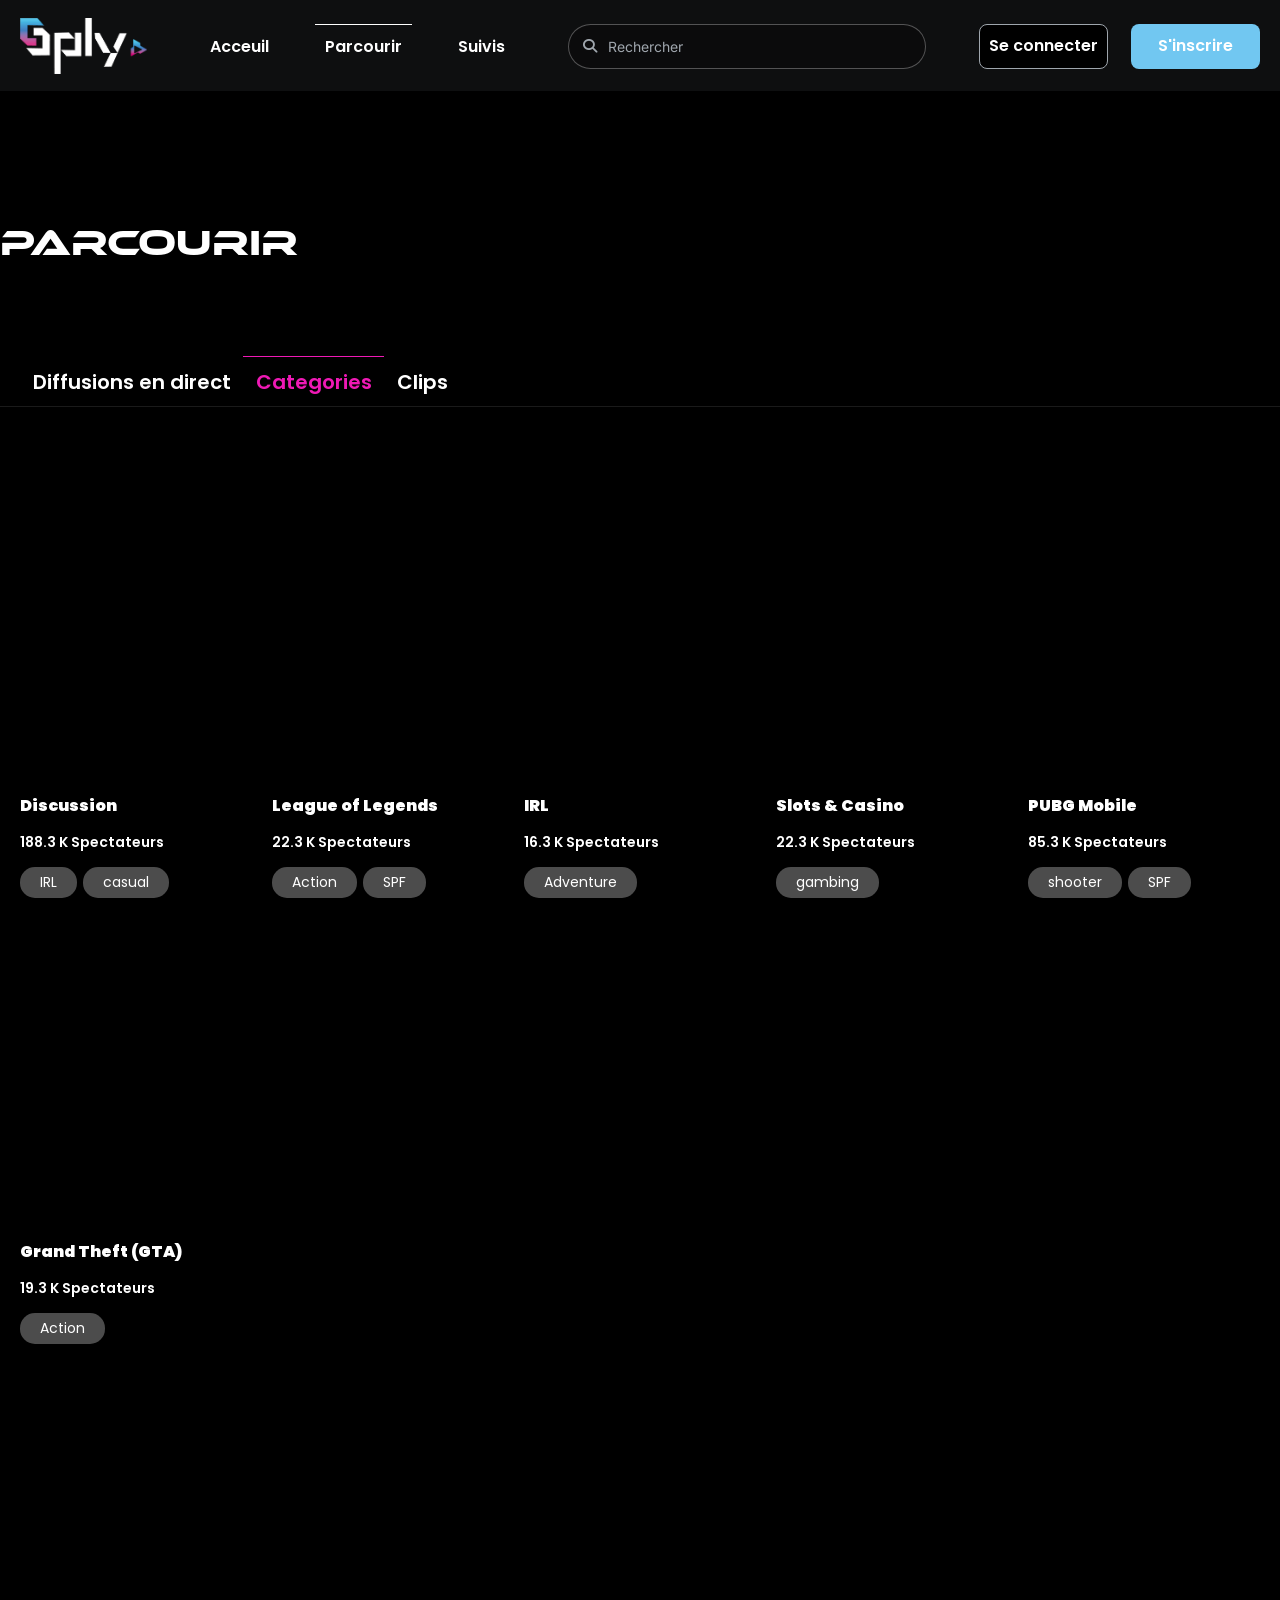
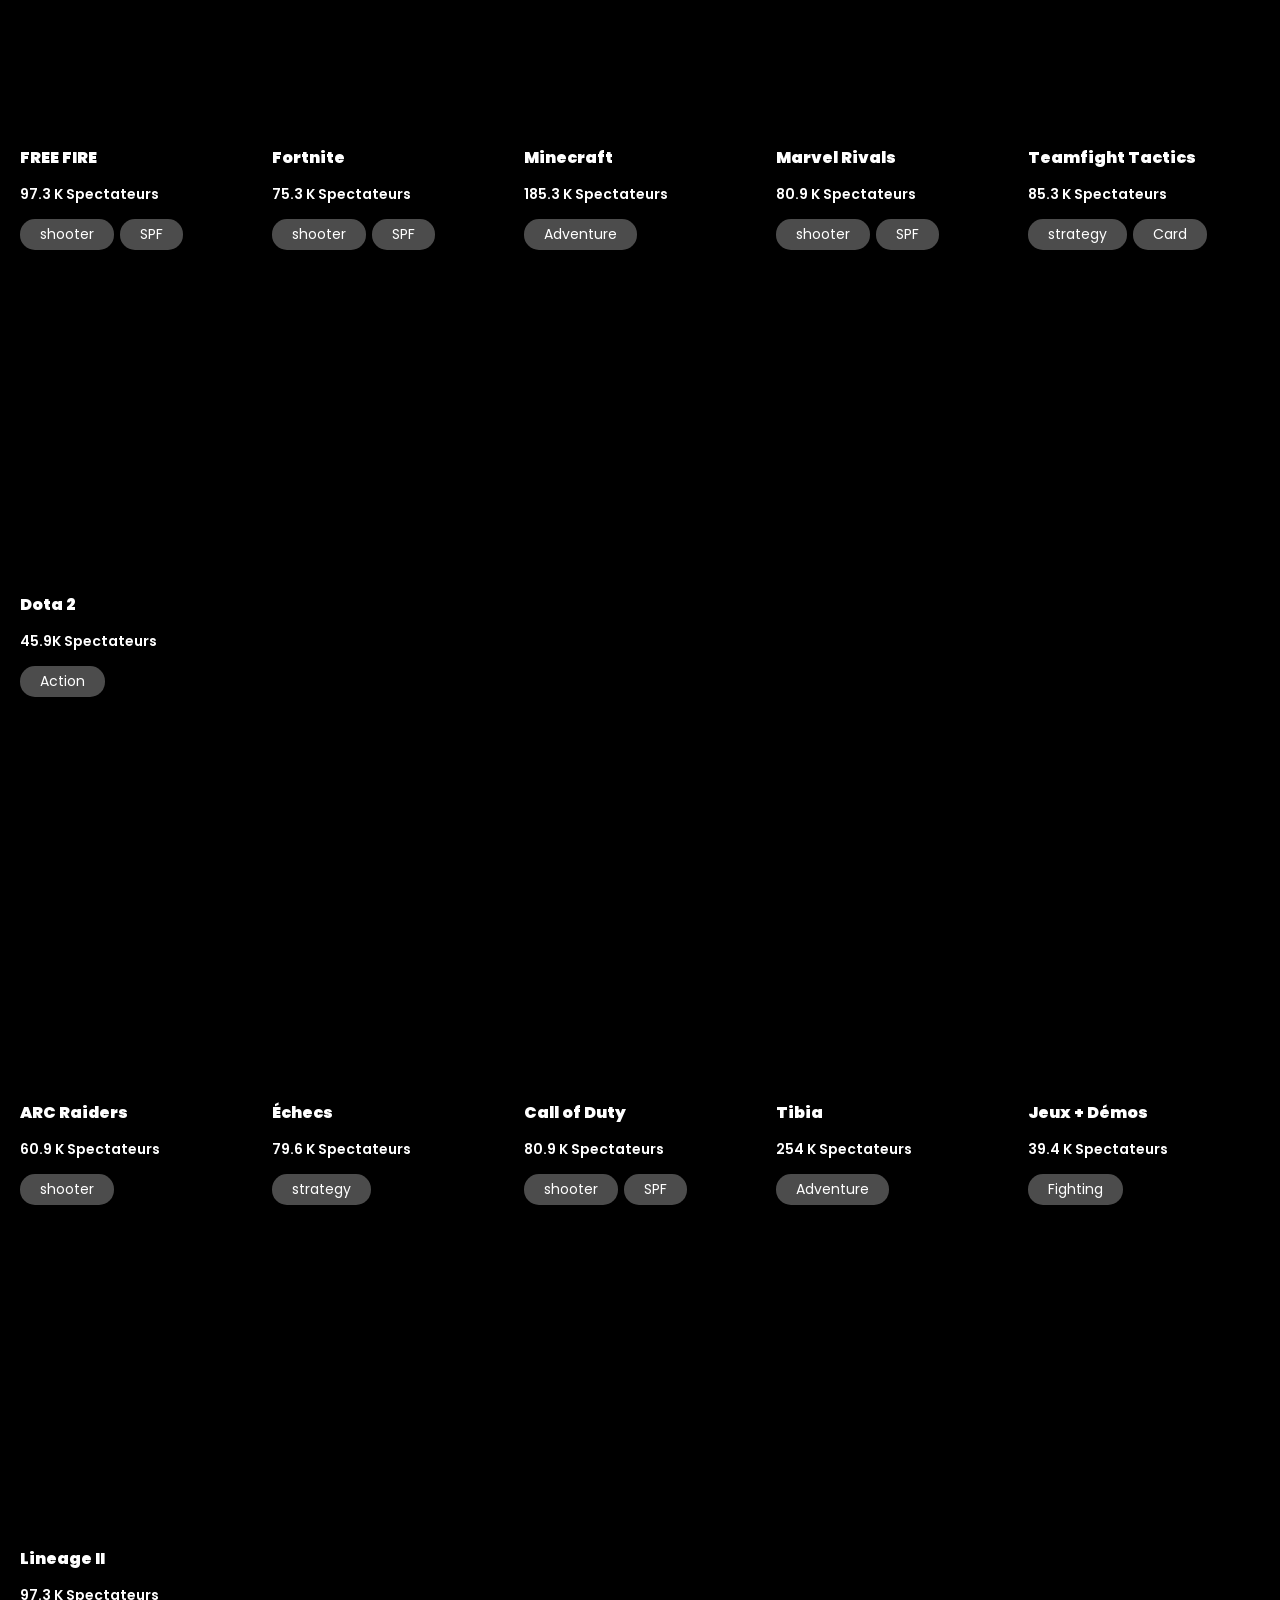
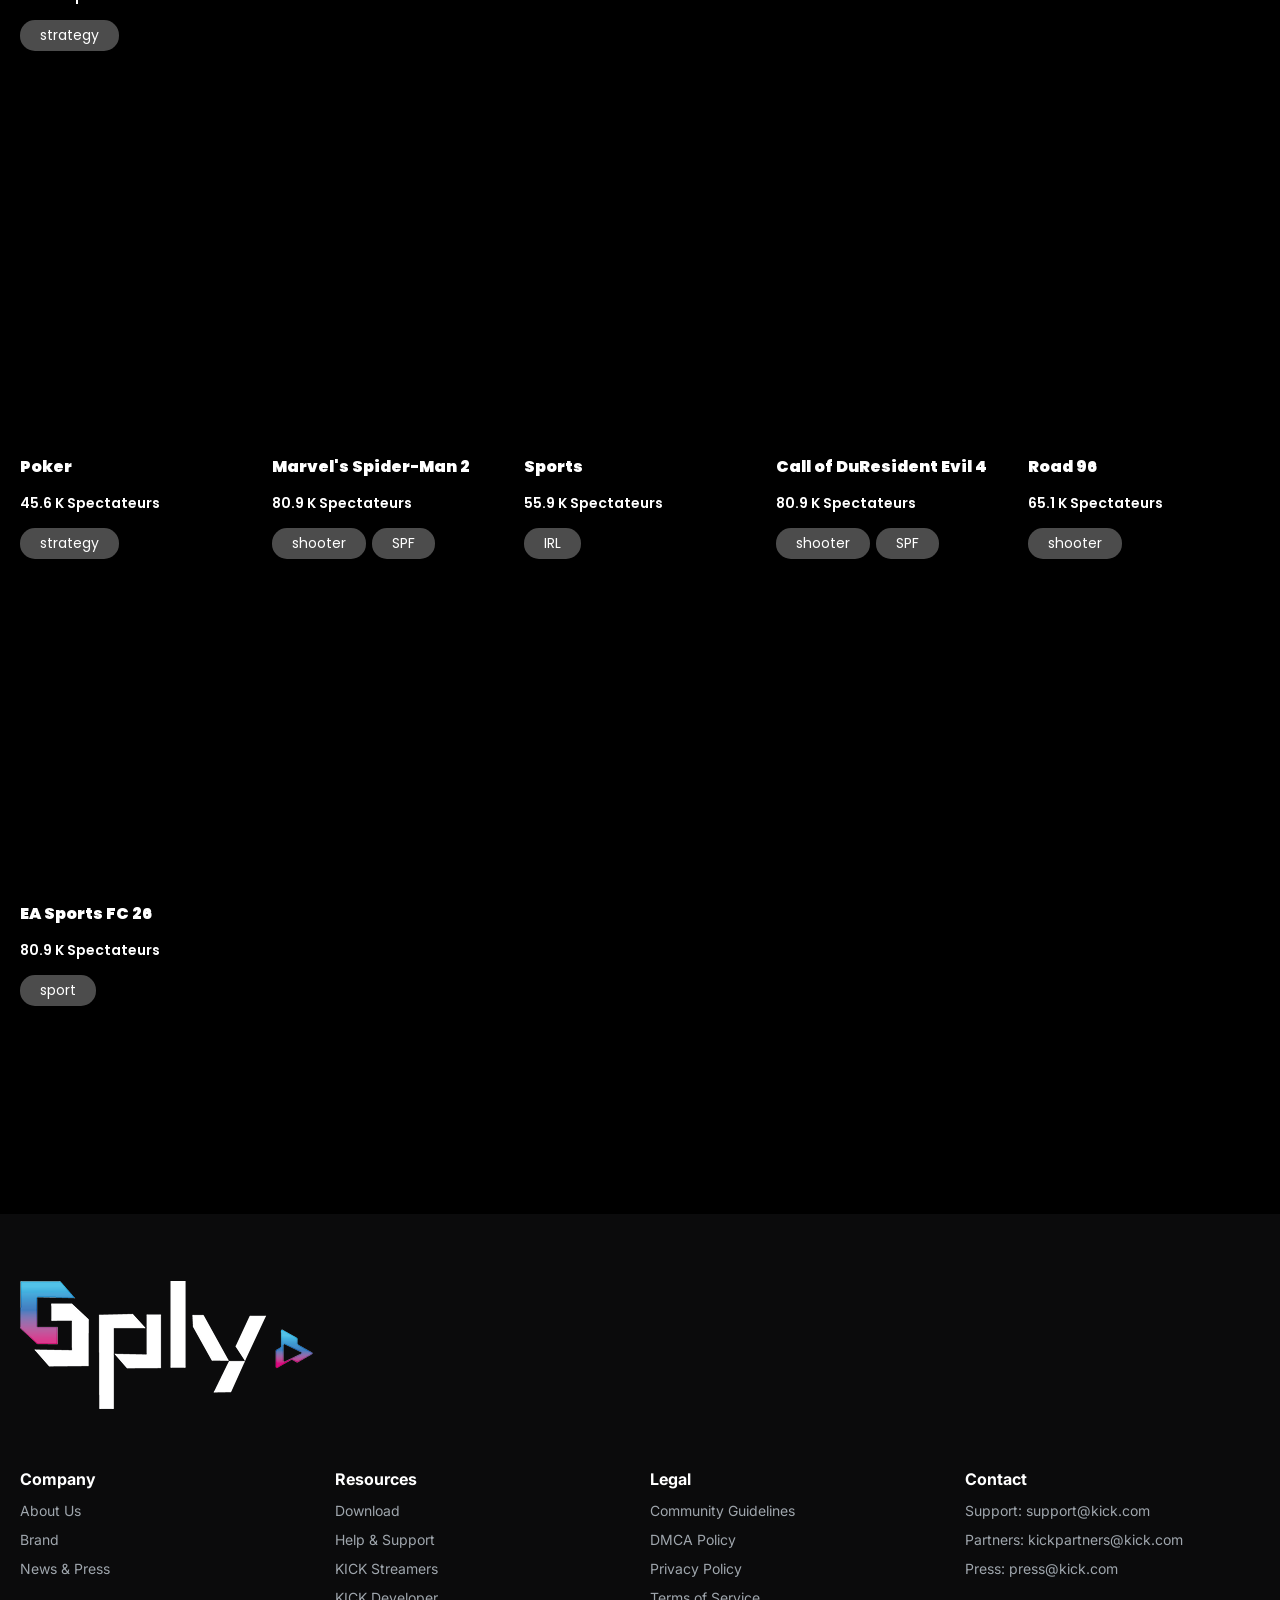
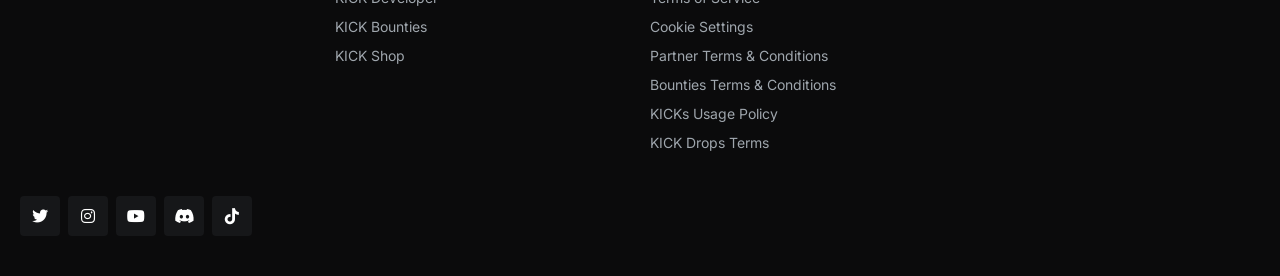
<file: categorie.html>
<!DOCTYPE html>
<html lang="fr">
<head>
  <meta charset="UTF-8">
  <meta name="viewport" content="width=device-width, initial-scale=1.0">
  <title>SPLY - Catégories</title>
  <link rel="preconnect" href="https://fonts.googleapis.com">
  <link rel="preconnect" href="https://fonts.gstatic.com" crossorigin>
  <link href="https://fonts.googleapis.com/css2?family=Poppins:wght@400;600;800;900&display=swap" rel="stylesheet">
  <link href="https://fonts.googleapis.com/css2?family=Inter:wght@400;600;700&display=swap" rel="stylesheet">
  <link rel="stylesheet" href="https://cdnjs.cloudflare.com/ajax/libs/font-awesome/6.5.1/css/all.min.css">
  <link rel="stylesheet" href="assets/style.css">
  <style>
    .footer {
      width: 100%;
      background: var(--bg-secondary);
      background-size: cover;
      background-repeat: no-repeat;
      overflow: visible auto;
      padding-bottom: 40px;
    }
    .footer-inner {
      max-width: var(--content-width);
      margin: 0 auto;
      padding: 0 20px;
      width: 100%;
    }
    .footer-logo {
      width: 293px;
      height: 128px;
      margin: 67px 0 58px 0;
    }
    .footer-columns {
      display: flex;
      gap: 20px;
      align-items: flex-start;
    }
    .footer-col {
      flex: 1;
      display: flex;
      flex-direction: column;
      gap: 4px;
      align-items: flex-start;
    }
    .footer-col-title {
      font-family: var(--font-inter);
      font-size: 16px;
      font-weight: 700;
      line-height: 24px;
      color: var(--text-primary);
      margin-bottom: 4px;
    }
    .footer .footer-link {
      padding: 2.5px 0;
    }
    .footer-social {
      display: flex;
      gap: 8px;
      flex-wrap: wrap;
      margin-top: 40px;
    }
    .footer-social-icon {
      width: 40px;
      height: 40px;
      display: flex;
      align-items: center;
      justify-content: center;
      background: rgba(66, 71, 77, 0.2);
      border-radius: 4px;
    }
    .footer-social-icon i {
      font-size: 16px;
      color: #fff;
    }
    .stream-grid-mt {
      margin-top: 33px;
    }
    .section-title-mt {
      margin-top: 135px;
    }
    .row-gap-80 {
      margin-top: 80px;
    }
    .row-gap-82 {
      margin-top: 82px;
    }
    .footer-mt {
      margin-top: 208px;
    }
  </style>
</head>
<body>
  <div class="container">
    <nav class="nav">
      <a href="index.html" class="nav-logo">
        <img src="assets/images/logo.png" alt="SPLY">
      </a>
      <div class="nav-links">
        <a href="index.html" class="nav-link">Acceuil</a>
        <a href="parcourir.html" class="nav-link active">Parcourir</a>
        <a href="suivis.html" class="nav-link">Suivis</a>
      </div>
      <div class="nav-search">
        <div class="nav-search-icon"><i class="fas fa-search"></i></div>
        <input type="text" placeholder="Rechercher">
      </div>
      <div class="nav-actions">
        <button id="hamburger-btn" class="mobile-hamburger">&#9776;</button>
        <a href="login.html" class="btn btn-outline">Se connecter</a>
        <a href="sign-up.html" class="btn btn-primary">S'inscrire</a>
      </div>
    </nav>

    <h1 class="section-title-lg section-title-mt">Parcourir</h1>

    <div class="sub-nav">
      <button class="sub-nav-item">Diffusions en direct</button>
      <button class="sub-nav-item active">Categories</button>
      <button class="sub-nav-item">Clips</button>
    </div>

    <div class="separator" style="border-bottom:1px solid rgba(255,255,255,0.1);height:2px;margin-top:-1px"></div>

    <div class="stream-grid stream-grid-mt">
      <div class="stream-card">
        <div class="stream-thumb" style="background-image:url(https://static.codia.ai/image/2026-06-16/Tbo8WbqeD8.png)"></div>
        <div class="stream-info">
          <div class="stream-title">Discussion</div>
          <div class="stream-viewers">188.3 K Spectateurs</div>
          <div class="stream-tags">
            <span class="stream-tag">IRL</span>
            <span class="stream-tag">casual</span>
          </div>
        </div>
      </div>
      <div class="stream-card">
        <div class="stream-thumb" style="background-image:url(https://static.codia.ai/image/2026-06-16/5fQv89vbnw.png)"></div>
        <div class="stream-info">
          <div class="stream-title">League of Legends</div>
          <div class="stream-viewers">22.3 K Spectateurs</div>
          <div class="stream-tags">
            <span class="stream-tag">Action</span>
            <span class="stream-tag">SPF</span>
          </div>
        </div>
      </div>
      <div class="stream-card">
        <div class="stream-thumb" style="background-image:url(https://static.codia.ai/image/2026-06-16/R8jhaOcGmV.png)"></div>
        <div class="stream-info">
          <div class="stream-title">IRL</div>
          <div class="stream-viewers">16.3 K Spectateurs</div>
          <div class="stream-tags">
            <span class="stream-tag">Adventure</span>
          </div>
        </div>
      </div>
      <div class="stream-card">
        <div class="stream-thumb" style="background-image:url(https://static.codia.ai/image/2026-06-16/pXTSOAR2FF.png)"></div>
        <div class="stream-info">
          <div class="stream-title">Slots & Casino</div>
          <div class="stream-viewers">22.3 K Spectateurs</div>
          <div class="stream-tags">
            <span class="stream-tag">gambing</span>
          </div>
        </div>
      </div>
      <div class="stream-card">
        <div class="stream-thumb" style="background-image:url(https://static.codia.ai/image/2026-06-16/FAirXnNyxu.png)"></div>
        <div class="stream-info">
          <div class="stream-title">PUBG Mobile</div>
          <div class="stream-viewers">85.3 K Spectateurs</div>
          <div class="stream-tags">
            <span class="stream-tag">shooter</span>
            <span class="stream-tag">SPF</span>
          </div>
        </div>
      </div>
      <div class="stream-card">
        <div class="stream-thumb" style="background-image:url(https://static.codia.ai/image/2026-06-16/Tzg7OhA9fE.png)"></div>
        <div class="stream-info">
          <div class="stream-title">Grand Theft (GTA)</div>
          <div class="stream-viewers">19.3 K Spectateurs</div>
          <div class="stream-tags">
            <span class="stream-tag">Action</span>
          </div>
        </div>
      </div>
    </div>

    <div class="stream-grid row-gap-80">
      <div class="stream-card">
        <div class="stream-thumb" style="background-image:url(https://static.codia.ai/image/2026-06-16/fNBLfF6vf6.png)"></div>
        <div class="stream-info">
          <div class="stream-title">FREE FIRE</div>
          <div class="stream-viewers">97.3 K Spectateurs</div>
          <div class="stream-tags">
            <span class="stream-tag">shooter</span>
            <span class="stream-tag">SPF</span>
          </div>
        </div>
      </div>
      <div class="stream-card">
        <div class="stream-thumb" style="background-image:url(https://static.codia.ai/image/2026-06-16/KWWYxOzNvX.png)"></div>
        <div class="stream-info">
          <div class="stream-title">Fortnite</div>
          <div class="stream-viewers">75.3 K Spectateurs</div>
          <div class="stream-tags">
            <span class="stream-tag">shooter</span>
            <span class="stream-tag">SPF</span>
          </div>
        </div>
      </div>
      <div class="stream-card">
        <div class="stream-thumb" style="background-image:url(https://static.codia.ai/image/2026-06-16/Lw78zEs35p.png)"></div>
        <div class="stream-info">
          <div class="stream-title">Minecraft</div>
          <div class="stream-viewers">185.3 K Spectateurs</div>
          <div class="stream-tags">
            <span class="stream-tag">Adventure</span>
          </div>
        </div>
      </div>
      <div class="stream-card">
        <div class="stream-thumb" style="background-image:url(https://static.codia.ai/image/2026-06-16/1Fp9CbFf6L.png)"></div>
        <div class="stream-info">
          <div class="stream-title">Marvel Rivals</div>
          <div class="stream-viewers">80.9 K Spectateurs</div>
          <div class="stream-tags">
            <span class="stream-tag">shooter</span>
            <span class="stream-tag">SPF</span>
          </div>
        </div>
      </div>
      <div class="stream-card">
        <div class="stream-thumb" style="background-image:url(https://static.codia.ai/image/2026-06-16/0QUOyQarae.png)"></div>
        <div class="stream-info">
          <div class="stream-title">Teamfight Tactics</div>
          <div class="stream-viewers">85.3 K Spectateurs</div>
          <div class="stream-tags">
            <span class="stream-tag">strategy</span>
            <span class="stream-tag">Card</span>
          </div>
        </div>
      </div>
      <div class="stream-card">
        <div class="stream-thumb" style="background-image:url(https://static.codia.ai/image/2026-06-16/LY43pcWGuC.png)"></div>
        <div class="stream-info">
          <div class="stream-title">Dota 2</div>
          <div class="stream-viewers">45.9K Spectateurs</div>
          <div class="stream-tags">
            <span class="stream-tag">Action</span>
          </div>
        </div>
      </div>
    </div>

    <div class="stream-grid row-gap-82">
      <div class="stream-card">
        <div class="stream-thumb" style="background-image:url(https://static.codia.ai/image/2026-06-16/t1gAvhzLi6.png)"></div>
        <div class="stream-info">
          <div class="stream-title">ARC Raiders</div>
          <div class="stream-viewers">60.9 K Spectateurs</div>
          <div class="stream-tags">
            <span class="stream-tag">shooter</span>
          </div>
        </div>
      </div>
      <div class="stream-card">
        <div class="stream-thumb" style="background-image:url(https://static.codia.ai/image/2026-06-16/6N1AuaYtgh.png)"></div>
        <div class="stream-info">
          <div class="stream-title">Échecs</div>
          <div class="stream-viewers">79.6 K Spectateurs</div>
          <div class="stream-tags">
            <span class="stream-tag">strategy</span>
          </div>
        </div>
      </div>
      <div class="stream-card">
        <div class="stream-thumb" style="background-image:url(https://static.codia.ai/image/2026-06-16/O5VrUKMdF0.png)"></div>
        <div class="stream-info">
          <div class="stream-title">Call of Duty</div>
          <div class="stream-viewers">80.9 K Spectateurs</div>
          <div class="stream-tags">
            <span class="stream-tag">shooter</span>
            <span class="stream-tag">SPF</span>
          </div>
        </div>
      </div>
      <div class="stream-card">
        <div class="stream-thumb" style="background-image:url(https://static.codia.ai/image/2026-06-16/JmUK8EpMvy.png)"></div>
        <div class="stream-info">
          <div class="stream-title">Tibia</div>
          <div class="stream-viewers">254 K Spectateurs</div>
          <div class="stream-tags">
            <span class="stream-tag">Adventure</span>
          </div>
        </div>
      </div>
      <div class="stream-card">
        <div class="stream-thumb" style="background-image:url(https://static.codia.ai/image/2026-06-16/nLjZVwizNS.png)"></div>
        <div class="stream-info">
          <div class="stream-title">Jeux + Démos</div>
          <div class="stream-viewers">39.4 K Spectateurs</div>
          <div class="stream-tags">
            <span class="stream-tag">Fighting</span>
          </div>
        </div>
      </div>
      <div class="stream-card">
        <div class="stream-thumb" style="background-image:url(https://static.codia.ai/image/2026-06-16/k2iitNC0p2.png)"></div>
        <div class="stream-info">
          <div class="stream-title">Lineage II</div>
          <div class="stream-viewers">97.3 K Spectateurs</div>
          <div class="stream-tags">
            <span class="stream-tag">strategy</span>
          </div>
        </div>
      </div>
    </div>

    <div class="stream-grid row-gap-82">
      <div class="stream-card">
        <div class="stream-thumb" style="background-image:url(https://static.codia.ai/image/2026-06-16/yFjajU8HuG.png)"></div>
        <div class="stream-info">
          <div class="stream-title">Poker</div>
          <div class="stream-viewers">45.6 K Spectateurs</div>
          <div class="stream-tags">
            <span class="stream-tag">strategy</span>
          </div>
        </div>
      </div>
      <div class="stream-card">
        <div class="stream-thumb" style="background-image:url(https://static.codia.ai/image/2026-06-16/uOmVGudeHj.png)"></div>
        <div class="stream-info">
          <div class="stream-title">Marvel's Spider-Man 2</div>
          <div class="stream-viewers">80.9 K Spectateurs</div>
          <div class="stream-tags">
            <span class="stream-tag">shooter</span>
            <span class="stream-tag">SPF</span>
          </div>
        </div>
      </div>
      <div class="stream-card">
        <div class="stream-thumb" style="background-image:url(https://static.codia.ai/image/2026-06-16/Mbgi5NQ22n.png)"></div>
        <div class="stream-info">
          <div class="stream-title">Sports</div>
          <div class="stream-viewers">55.9 K Spectateurs</div>
          <div class="stream-tags">
            <span class="stream-tag">IRL</span>
          </div>
        </div>
      </div>
      <div class="stream-card">
        <div class="stream-thumb" style="background-image:url(https://static.codia.ai/image/2026-06-16/sw49tjAFYD.png)"></div>
        <div class="stream-info">
          <div class="stream-title">Call of DuResident Evil 4</div>
          <div class="stream-viewers">80.9 K Spectateurs</div>
          <div class="stream-tags">
            <span class="stream-tag">shooter</span>
            <span class="stream-tag">SPF</span>
          </div>
        </div>
      </div>
      <div class="stream-card">
        <div class="stream-thumb" style="background-image:url(https://static.codia.ai/image/2026-06-16/PVMkcRGTD5.png)"></div>
        <div class="stream-info">
          <div class="stream-title">Road 96</div>
          <div class="stream-viewers">65.1 K Spectateurs</div>
          <div class="stream-tags">
            <span class="stream-tag">shooter</span>
          </div>
        </div>
      </div>
      <div class="stream-card">
        <div class="stream-thumb" style="background-image:url(https://static.codia.ai/image/2026-06-16/3VSjYDKn0J.png)"></div>
        <div class="stream-info">
          <div class="stream-title">EA Sports FC 26</div>
          <div class="stream-viewers">80.9 K Spectateurs</div>
          <div class="stream-tags">
            <span class="stream-tag">sport</span>
          </div>
        </div>
      </div>
    </div>

    <div class="footer footer-mt">
      <div class="footer-inner">
        <div class="footer-logo"><img src="assets/images/logo.png" alt="SPLY" style="width:293px;height:128px;object-fit:contain"></div>
        <div class="footer-columns">
          <div class="footer-col">
            <div class="footer-col-title">Company</div>
            <span class="footer-link">About Us</span>
            <span class="footer-link">Brand</span>
            <span class="footer-link">News & Press</span>
          </div>
          <div class="footer-col">
            <div class="footer-col-title">Resources</div>
            <span class="footer-link">Download</span>
            <span class="footer-link">Help & Support</span>
            <span class="footer-link">KICK Streamers</span>
            <span class="footer-link">KICK Developer</span>
            <span class="footer-link">KICK Bounties</span>
            <span class="footer-link">KICK Shop</span>
          </div>
          <div class="footer-col">
            <div class="footer-col-title">Legal</div>
            <span class="footer-link">Community Guidelines</span>
            <span class="footer-link">DMCA Policy</span>
            <span class="footer-link">Privacy Policy</span>
            <span class="footer-link">Terms of Service</span>
            <span class="footer-link">Cookie Settings</span>
            <span class="footer-link">Partner Terms & Conditions</span>
            <span class="footer-link">Bounties Terms & Conditions</span>
            <span class="footer-link">KICKs Usage Policy</span>
            <span class="footer-link">KICK Drops Terms</span>
          </div>
          <div class="footer-col">
            <div class="footer-col-title">Contact</div>
            <span class="footer-link">Support: support@kick.com</span>
            <span class="footer-link">Partners: kickpartners@kick.com</span>
            <span class="footer-link">Press: press@kick.com</span>
          </div>
        </div>
        <div class="footer-social">
          <div class="footer-social-icon">
            <i class="fab fa-twitter"></i>
          </div>
          <div class="footer-social-icon">
            <i class="fab fa-instagram"></i>
          </div>
          <div class="footer-social-icon">
            <i class="fab fa-youtube"></i>
          </div>
          <div class="footer-social-icon">
            <i class="fab fa-discord"></i>
          </div>
          <div class="footer-social-icon">
            <i class="fab fa-tiktok"></i>
          </div>
        </div>
      </div>
    </div>
  </div>

  <script src="assets/main.js"></script>
</body>
</html>
</file>
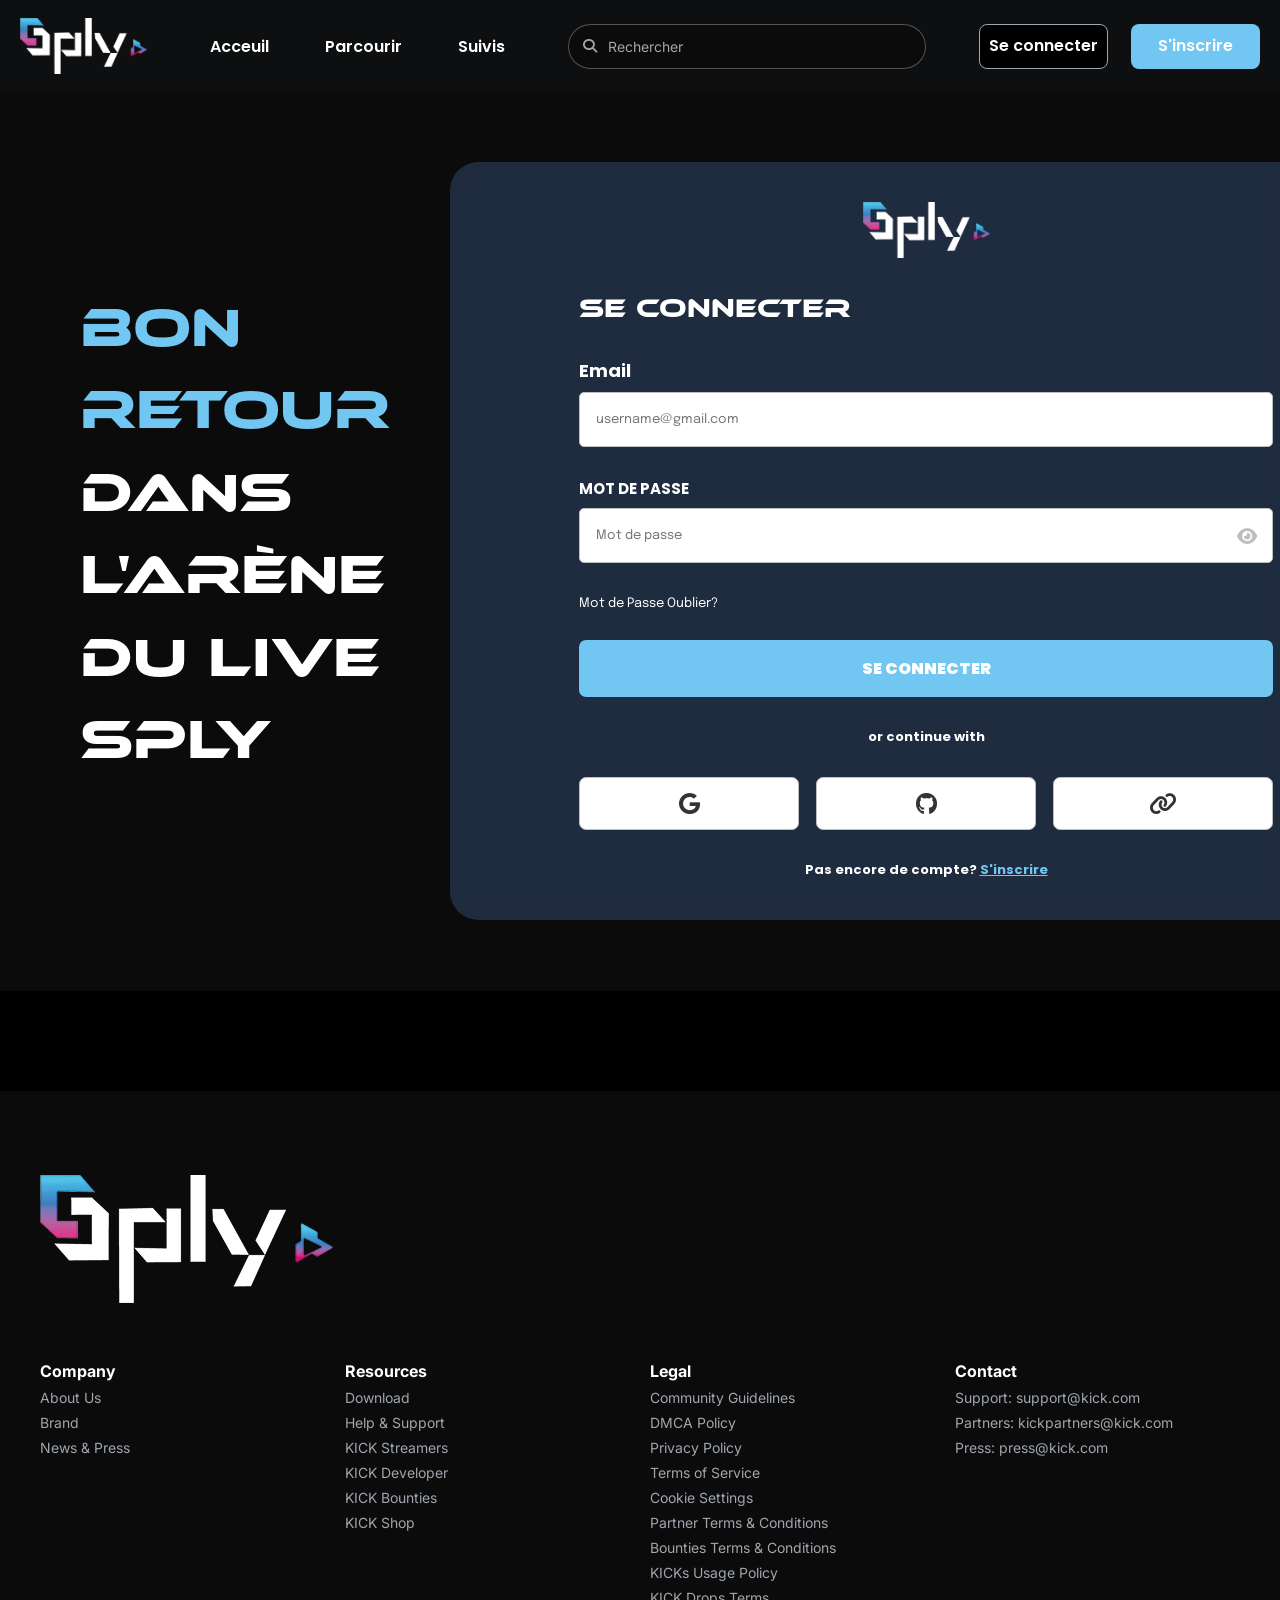
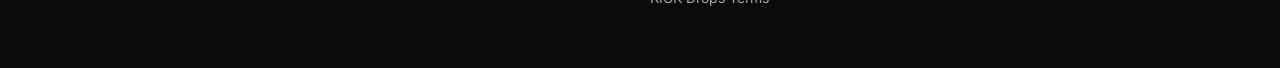
<file: login.html>
<!DOCTYPE html>
<html lang="fr">
<head>
  <meta charset="UTF-8">
  <meta name="viewport" content="width=device-width, initial-scale=1.0">
  <title>SPLY - Connexion</title>
  <link rel="preconnect" href="https://fonts.googleapis.com">
  <link rel="preconnect" href="https://fonts.gstatic.com" crossorigin>
  <link href="https://fonts.googleapis.com/css2?family=Poppins:wght@400;600;700;800;900&family=Inter:wght@400;600;700;800;900&family=Epilogue:wght@400&display=swap" rel="stylesheet">
  <link rel="stylesheet" href="https://cdnjs.cloudflare.com/ajax/libs/font-awesome/6.5.1/css/all.min.css">
  <link rel="stylesheet" href="assets/style.css">
  <style>
    @font-face {
      font-family: 'Ethnocentric';
      src: url('assets/fonts/Ethnocentric-Regular.otf') format('opentype');
    }
  </style>
</head>
<body>
  <div class="container">
    <nav class="nav">
      <a href="index.html" class="nav-logo">
        <img src="assets/images/logo.png" alt="SPLY">
      </a>
      <div class="nav-links">
        <a href="index.html" class="nav-link">Acceuil</a>
        <a href="parcourir.html" class="nav-link">Parcourir</a>
        <a href="suivis.html" class="nav-link">Suivis</a>
      </div>
      <div class="nav-search">
        <div class="nav-search-icon">
          <i class="fas fa-search"></i>
        </div>
        <input type="text" placeholder="Rechercher">
      </div>
      <div class="nav-actions">
        <button id="hamburger-btn" class="mobile-hamburger">&#9776;</button>
        <a href="login.html" class="btn btn-outline">Se connecter</a>
        <a href="sign-up.html" class="btn btn-primary">S'inscrire</a>
      </div>
    </nav>

    <div class="signup-page">
      <div class="signup-bg" style="background:var(--bg-secondary)"></div>
      <div class="signup-container">
        <div class="signup-welcome">
          <h1>
            <span class="blue">Bon retour</span><br>
            <span class="white">dans<br>l'arène du live sply</span>
          </h1>
        </div>
        <div class="signup-form">
          <a href="index.html"><img src="assets/images/logo.png" alt="SPLY" style="width:127px;height:56px;object-fit:contain"></a>
          <div class="signup-form-inner">
            <div class="signup-form-title">SE CONNECTER</div>
            <div class="form-group">
              <label class="form-label">Email</label>
              <input type="email" class="form-input" placeholder="username@gmail.com">
            </div>
            <div class="form-group">
              <label class="form-label form-label-sm">MOT DE PASSE</label>
              <div class="form-input-wrapper">
                <input type="password" class="form-input" placeholder="Mot de passe">
                <div class="form-input-icon">
                  <i class="fas fa-eye"></i>
                </div>
              </div>
              <span class="form-forgot">Mot de Passe Oublier?</span>
            </div>
            <div class="btn-signup" style="display:flex;justify-content:center;align-items:center;text-align:center">SE CONNECTER</div>
            <div class="form-footer">or continue with</div>
            <div class="social-login">
              <div class="social-btn"><i class="fab fa-google"></i></div>
              <div class="social-btn"><i class="fab fa-github"></i></div>
              <div class="social-btn"><i class="fas fa-link"></i></div>
            </div>
            <div style="font-family:Poppins;font-size:13px;font-weight:700;color:#fff;text-align:center;width:100%">
              Pas encore de compte? <a href="sign-up.html" style="color:#71c7f1;text-decoration:underline">S'inscrire</a>
            </div>
          </div>
        </div>
      </div>
    </div>

    <div style="background:var(--bg-secondary);margin-top:100px;padding:84px 20px 58px">
      <div class="content-wrap">
        <img src="assets/images/logo.png" alt="SPLY" style="width:293px;height:128px;object-fit:contain;margin-bottom:58px">
        <div style="display:flex;gap:20px;flex-wrap:wrap;max-width:1206px">
          <div style="flex:1;min-width:200px">
            <div style="font-family:Inter;font-size:16px;font-weight:700;color:#fff;margin-bottom:4px">Company</div>
            <div class="footer-link">About Us</div>
            <div class="footer-link">Brand</div>
            <div class="footer-link">News & Press</div>
          </div>
          <div style="flex:1;min-width:200px">
            <div style="font-family:Inter;font-size:16px;font-weight:700;color:#fff;margin-bottom:4px">Resources</div>
            <div class="footer-link">Download</div>
            <div class="footer-link">Help & Support</div>
            <div class="footer-link">KICK Streamers</div>
            <div class="footer-link">KICK Developer</div>
            <div class="footer-link">KICK Bounties</div>
            <div class="footer-link">KICK Shop</div>
          </div>
          <div style="flex:1;min-width:200px">
            <div style="font-family:Inter;font-size:16px;font-weight:700;color:#fff;margin-bottom:4px">Legal</div>
            <div class="footer-link">Community Guidelines</div>
            <div class="footer-link">DMCA Policy</div>
            <div class="footer-link">Privacy Policy</div>
            <div class="footer-link">Terms of Service</div>
            <div class="footer-link">Cookie Settings</div>
            <div class="footer-link">Partner Terms & Conditions</div>
            <div class="footer-link">Bounties Terms & Conditions</div>
            <div class="footer-link">KICKs Usage Policy</div>
            <div class="footer-link">KICK Drops Terms</div>
          </div>
          <div style="flex:1;min-width:200px">
            <div style="font-family:Inter;font-size:16px;font-weight:700;color:#fff;margin-bottom:4px">Contact</div>
            <div class="footer-link">Support: support@kick.com</div>
            <div class="footer-link">Partners: kickpartners@kick.com</div>
            <div class="footer-link">Press: press@kick.com</div>
          </div>
        </div>
      </div>
    </div>
  </div>
  <script src="assets/main.js" defer></script>
</body>
</html>
</file>
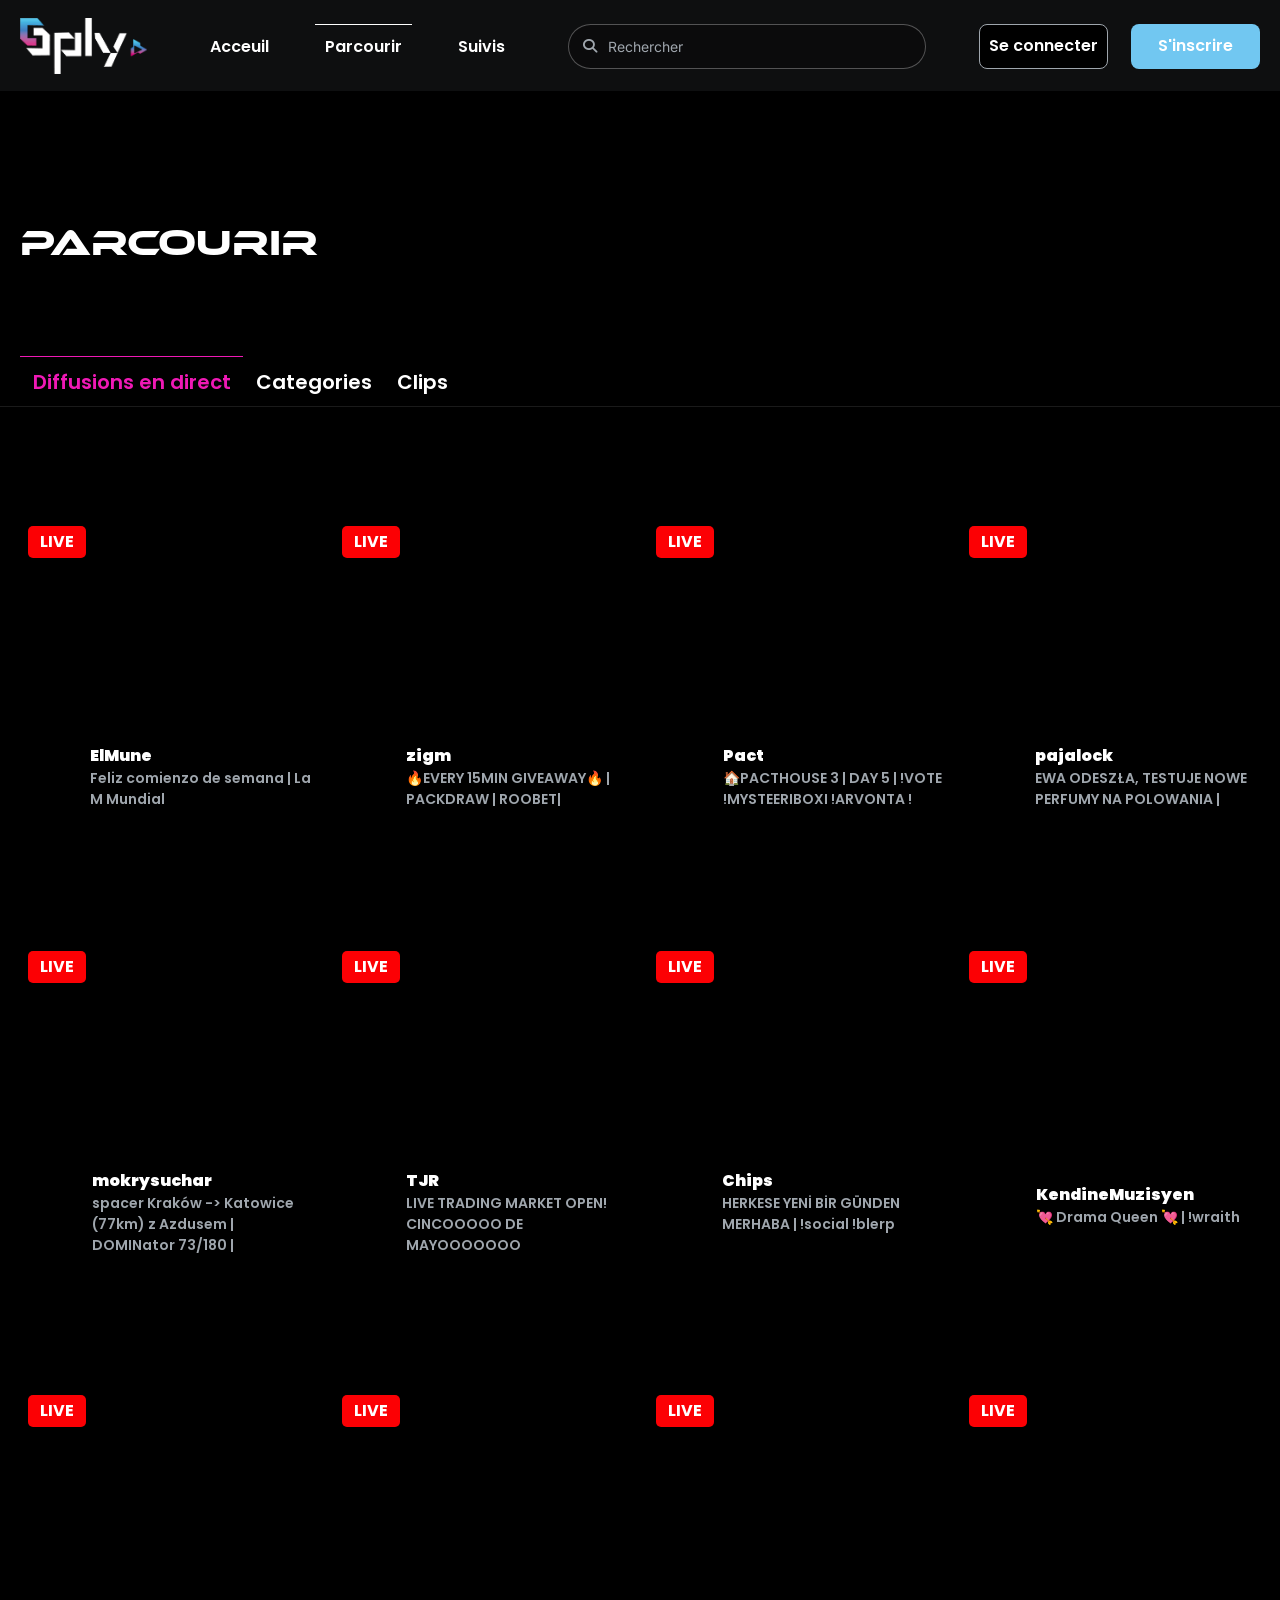
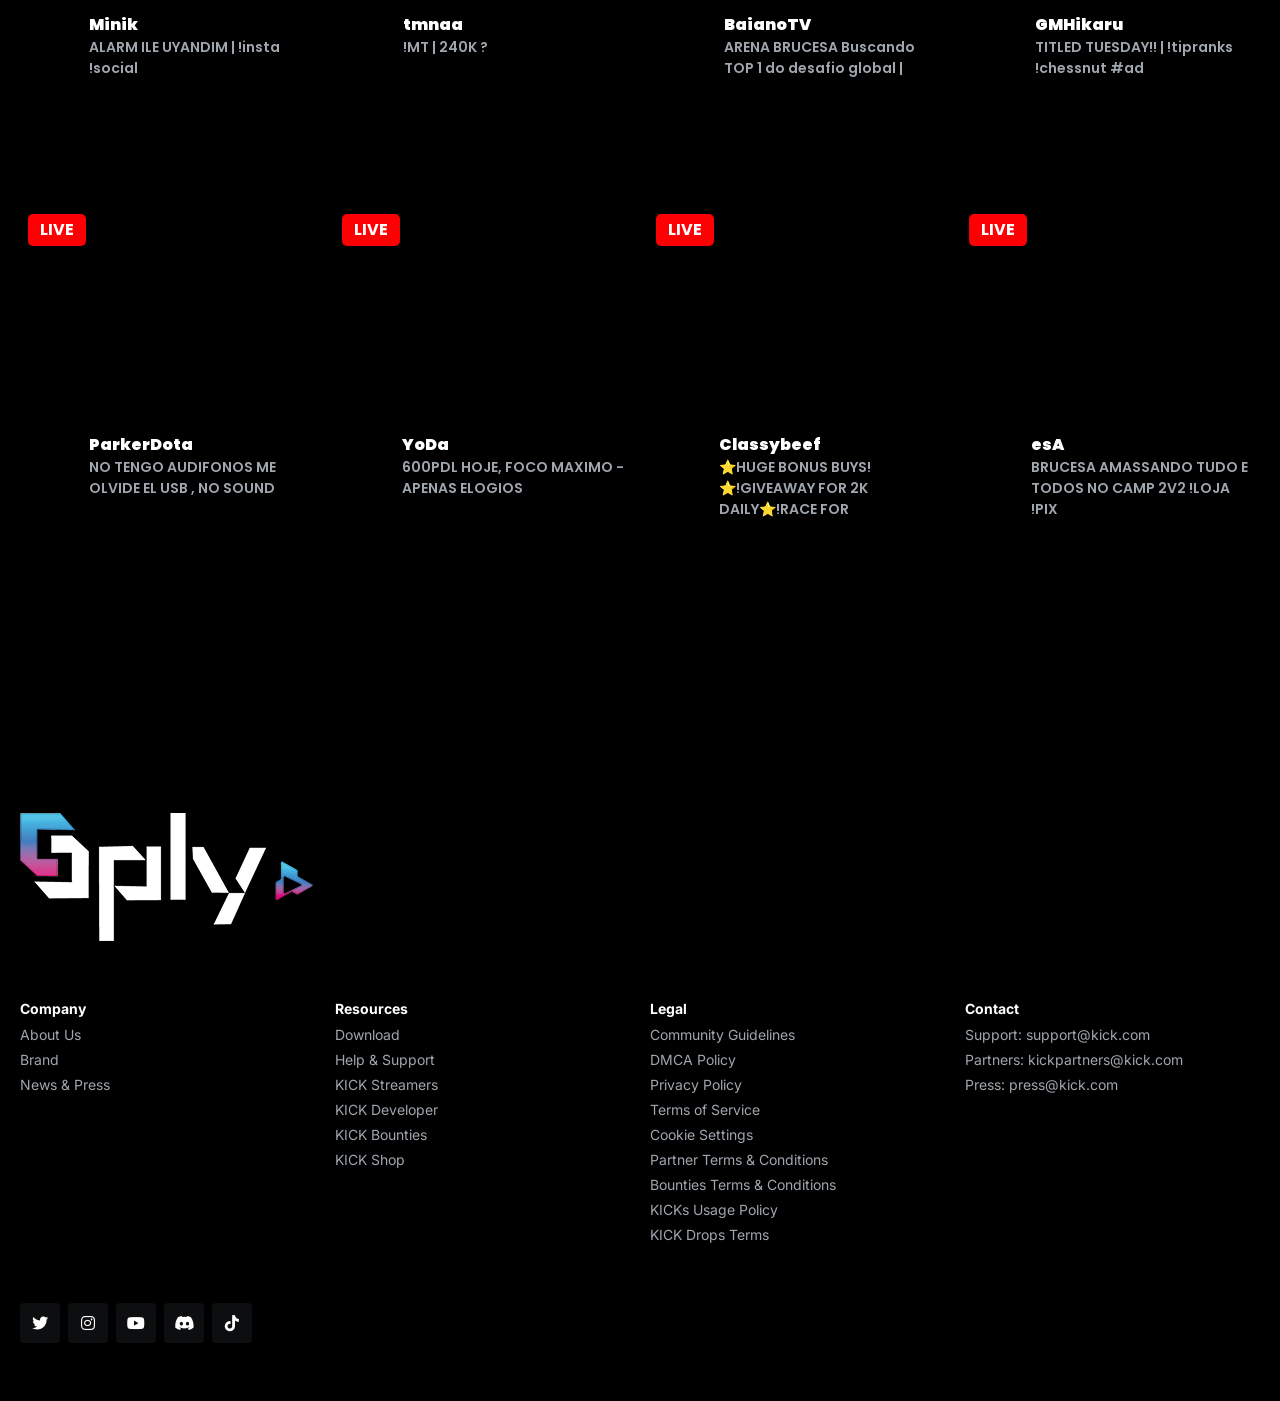
<file: parcourir.html>
<!DOCTYPE html>
<html lang="fr">
<head>
  <meta charset="UTF-8">
  <meta name="viewport" content="width=device-width, initial-scale=1.0">
  <title>SPLY - Parcourir</title>
  <link rel="stylesheet" href="https://fonts.googleapis.com/css2?family=Poppins:wght@400;600;700;900&display=swap">
  <link rel="stylesheet" href="https://fonts.googleapis.com/css2?family=Inter:wght@400;700&display=swap">
  <link rel="stylesheet" href="https://cdnjs.cloudflare.com/ajax/libs/font-awesome/6.5.1/css/all.min.css">
  <link rel="stylesheet" href="assets/style.css">
</head>
<body>
  <div class="container">

    <nav class="nav">
      <a href="index.html" class="nav-logo">
        <img src="assets/images/logo.png" alt="SPLY">
      </a>
      <div class="nav-links">
        <a href="index.html" class="nav-link">Acceuil</a>
        <a href="parcourir.html" class="nav-link active">Parcourir</a>
        <a href="suivis.html" class="nav-link">Suivis</a>
      </div>
      <div class="nav-search">
        <div class="nav-search-icon"><i class="fas fa-search"></i></div>
        <input type="text" placeholder="Rechercher">
      </div>
      <div class="nav-actions">
        <button id="hamburger-btn" class="mobile-hamburger">&#9776;</button>
        <a href="login.html" class="btn btn-outline">Se connecter</a>
        <a href="sign-up.html" class="btn btn-primary">S'inscrire</a>
      </div>
    </nav>

    <div style="max-width:var(--content-width);margin:135px auto 0;padding:0 20px;width:100%">
      <h1 class="section-title-lg">Parcourir</h1>
    </div>

    <div class="sub-nav">
      <button class="sub-nav-item active">Diffusions en direct</button>
      <button class="sub-nav-item">Categories</button>
      <button class="sub-nav-item">Clips</button>
    </div>

    <div class="separator" style="border-bottom:1px solid rgba(255,255,255,0.1);margin-top:0"></div>

    <div class="content-wrap" style="display:flex;gap:15px;margin-top:111px">
      <div class="live-card" style="flex:1">
        <div class="live-card-thumb" style="background-image:url(https://static.codia.ai/image/2026-06-16/vr98QK6vbC.png)">
          <span class="live-badge">LIVE</span>
        </div>
        <div style="display:flex;gap:10px;align-items:center">
          <div class="stream-row-avatar" style="background-image:url(https://static.codia.ai/image/2026-06-16/un9t9WgOQg.png);background-size:cover;background-position:center"></div>
          <div style="display:flex;flex-direction:column">
            <div class="stream-row-name">ElMune</div>
            <div class="stream-row-desc">Feliz comienzo de semana | La M Mundial</div>
          </div>
        </div>
      </div>
      <div class="live-card" style="flex:1">
        <div class="live-card-thumb" style="background-image:url(https://static.codia.ai/image/2026-06-16/xGwTWT178w.png)">
          <span class="live-badge">LIVE</span>
        </div>
        <div style="display:flex;gap:12px;align-items:center">
          <div class="stream-row-avatar" style="background-image:url(https://static.codia.ai/image/2026-06-16/RWe3TGiHed.png);background-size:cover;background-position:center"></div>
          <div style="display:flex;flex-direction:column">
            <div class="stream-row-name">zigm</div>
            <div class="stream-row-desc">🔥EVERY 15MIN GIVEAWAY🔥 | PACKDRAW | ROOBET|</div>
          </div>
        </div>
      </div>
      <div class="live-card" style="flex:1">
        <div class="live-card-thumb" style="background-image:url(https://static.codia.ai/image/2026-06-16/hOHmhPZGE9.png)">
          <span class="live-badge">LIVE</span>
        </div>
        <div style="display:flex;gap:15px;align-items:center">
          <div class="stream-row-avatar" style="background-image:url(https://static.codia.ai/image/2026-06-16/GtQwn4qeCv.png);background-size:cover;background-position:center"></div>
          <div style="display:flex;flex-direction:column">
            <div class="stream-row-name">Pact</div>
            <div class="stream-row-desc">🏠PACTHOUSE 3 | DAY 5 | !VOTE !MYSTEERIBOXI !ARVONTA !</div>
          </div>
        </div>
      </div>
      <div class="live-card" style="flex:1">
        <div class="live-card-thumb" style="background-image:url(https://static.codia.ai/image/2026-06-16/uNetZ8i06O.png)">
          <span class="live-badge">LIVE</span>
        </div>
        <div style="display:flex;gap:14px;align-items:center">
          <div class="stream-row-avatar" style="background-image:url(https://static.codia.ai/image/2026-06-16/FvLLRKYDPB.png);background-size:cover;background-position:center"></div>
          <div style="display:flex;flex-direction:column">
            <div class="stream-row-name">pajalock</div>
            <div class="stream-row-desc">EWA ODESZŁA, TESTUJE NOWE PERFUMY NA POLOWANIA |</div>
          </div>
        </div>
      </div>
    </div>

    <div class="content-wrap" style="display:flex;gap:15px;margin-top:133px">
      <div class="live-card" style="flex:1">
        <div class="live-card-thumb" style="background-image:url(https://static.codia.ai/image/2026-06-16/YhGKnjLByH.png)">
          <span class="live-badge">LIVE</span>
        </div>
        <div style="display:flex;gap:12px;align-items:flex-end">
          <div class="stream-row-avatar" style="background-image:url(https://static.codia.ai/image/2026-06-16/C2GPyiQrpp.png);background-size:cover;background-position:center"></div>
          <div style="display:flex;flex-direction:column">
            <div class="stream-row-name">mokrysuchar</div>
            <div class="stream-row-desc">spacer Kraków -> Katowice (77km) z Azdusem | DOMINator 73/180 |</div>
          </div>
        </div>
      </div>
      <div class="live-card" style="flex:1">
        <div class="live-card-thumb" style="background-image:url(https://static.codia.ai/image/2026-06-16/ptptOebAMS.png)">
          <span class="live-badge">LIVE</span>
        </div>
        <div style="display:flex;gap:12px;align-items:flex-end">
          <div class="stream-row-avatar" style="background-image:url(https://static.codia.ai/image/2026-06-16/1G430m34Tp.png);background-size:cover;background-position:center"></div>
          <div style="display:flex;flex-direction:column">
            <div class="stream-row-name">TJR</div>
            <div class="stream-row-desc">LIVE TRADING MARKET OPEN! CINCOOOOO DE MAYOOOOOOO</div>
          </div>
        </div>
      </div>
      <div class="live-card" style="flex:1">
        <div class="live-card-thumb" style="background-image:url(https://static.codia.ai/image/2026-06-16/nnJSTcrOzp.png)">
          <span class="live-badge">LIVE</span>
        </div>
        <div style="display:flex;gap:14px;align-items:flex-end">
          <div class="stream-row-avatar" style="background-image:url(https://static.codia.ai/image/2026-06-16/d8HpaEHGXM.png);background-size:cover;background-position:center"></div>
          <div style="display:flex;flex-direction:column">
            <div class="stream-row-name">Chips</div>
            <div class="stream-row-desc">HERKESE YENİ BİR GÜNDEN MERHABA | !social !blerp</div>
          </div>
        </div>
      </div>
      <div class="live-card" style="flex:1">
        <div class="live-card-thumb" style="background-image:url(https://static.codia.ai/image/2026-06-16/AkwS3eiA0A.png)">
          <span class="live-badge">LIVE</span>
        </div>
        <div style="display:flex;gap:15px;align-items:flex-end">
          <div class="stream-row-avatar" style="background-image:url(https://static.codia.ai/image/2026-06-16/ReJ8eK55Wb.png);background-size:cover;background-position:center"></div>
          <div style="display:flex;flex-direction:column">
            <div class="stream-row-name">KendineMuzisyen</div>
            <div class="stream-row-desc">💘 Drama Queen 💘 | !wraith</div>
          </div>
        </div>
      </div>
    </div>

    <div class="content-wrap" style="display:flex;gap:15px;margin-top:131px">
      <div class="live-card" style="flex:1">
        <div class="live-card-thumb" style="background-image:url(https://static.codia.ai/image/2026-06-16/nGeoO5mAiB.png)">
          <span class="live-badge">LIVE</span>
        </div>
        <div style="display:flex;gap:9px;align-items:flex-start">
          <div class="stream-row-avatar" style="background-image:url(https://static.codia.ai/image/2026-06-16/EmDMFm1VVw.png);background-size:cover;background-position:center"></div>
          <div style="display:flex;flex-direction:column">
            <div class="stream-row-name">Minik</div>
            <div class="stream-row-desc">ALARM ILE UYANDIM | !insta !social</div>
          </div>
        </div>
      </div>
      <div class="live-card" style="flex:1">
        <div class="live-card-thumb" style="background-image:url(https://static.codia.ai/image/2026-06-16/kWCFLCPZwo.png)">
          <span class="live-badge">LIVE</span>
        </div>
        <div style="display:flex;gap:9px;align-items:flex-start">
          <div class="stream-row-avatar" style="background-image:url(https://static.codia.ai/image/2026-06-16/YQCFmhJ1rV.png);background-size:cover;background-position:center"></div>
          <div style="display:flex;flex-direction:column">
            <div class="stream-row-name">tmnaa</div>
            <div class="stream-row-desc">!MT | 240K ?</div>
          </div>
        </div>
      </div>
      <div class="live-card" style="flex:1">
        <div class="live-card-thumb" style="background-image:url(https://static.codia.ai/image/2026-06-16/gYJBFNdXv5.png)">
          <span class="live-badge">LIVE</span>
        </div>
        <div style="display:flex;gap:16px;align-items:flex-start">
          <div class="stream-row-avatar" style="background-image:url(https://static.codia.ai/image/2026-06-16/GfGPqckWG0.png);background-size:cover;background-position:center"></div>
          <div style="display:flex;flex-direction:column">
            <div class="stream-row-name">BaianoTV</div>
            <div class="stream-row-desc">ARENA BRUCESA Buscando TOP 1 do desafio global |</div>
          </div>
        </div>
      </div>
      <div class="live-card" style="flex:1">
        <div class="live-card-thumb" style="background-image:url(https://static.codia.ai/image/2026-06-16/b5Ue1tpXYB.png)">
          <span class="live-badge">LIVE</span>
        </div>
        <div style="display:flex;gap:14px;align-items:flex-start">
          <div class="stream-row-avatar" style="background-image:url(https://static.codia.ai/image/2026-06-16/gU4P7EQy8i.png);background-size:cover;background-position:center"></div>
          <div style="display:flex;flex-direction:column">
            <div class="stream-row-name">GMHikaru</div>
            <div class="stream-row-desc">TITLED TUESDAY!! | !tipranks !chessnut #ad</div>
          </div>
        </div>
      </div>
    </div>

    <div class="content-wrap" style="display:flex;gap:15px;margin-top:127px">
      <div class="live-card" style="flex:1">
        <div class="live-card-thumb" style="background-image:url(https://static.codia.ai/image/2026-06-16/sHkKBHSKw3.png)">
          <span class="live-badge">LIVE</span>
        </div>
        <div style="display:flex;gap:9px;align-items:center">
          <div class="stream-row-avatar" style="background-image:url(https://static.codia.ai/image/2026-06-16/fPacz1f5f8.png);background-size:cover;background-position:center"></div>
          <div style="display:flex;flex-direction:column">
            <div class="stream-row-name">ParkerDota</div>
            <div class="stream-row-desc">NO TENGO AUDIFONOS ME OLVIDE EL USB , NO SOUND</div>
          </div>
        </div>
      </div>
      <div class="live-card" style="flex:1">
        <div class="live-card-thumb" style="background-image:url(https://static.codia.ai/image/2026-06-16/2MZhPnbbvN.png)">
          <span class="live-badge">LIVE</span>
        </div>
        <div style="display:flex;gap:8px;align-items:center">
          <div class="stream-row-avatar" style="background-image:url(https://static.codia.ai/image/2026-06-16/hXigVHEtAK.png);background-size:cover;background-position:center"></div>
          <div style="display:flex;flex-direction:column">
            <div class="stream-row-name">YoDa</div>
            <div class="stream-row-desc">600PDL HOJE, FOCO MAXIMO - APENAS ELOGIOS</div>
          </div>
        </div>
      </div>
      <div class="live-card" style="flex:1">
        <div class="live-card-thumb" style="background-image:url(https://static.codia.ai/image/2026-06-16/roNTnZEUYX.png)">
          <span class="live-badge">LIVE</span>
        </div>
        <div style="display:flex;gap:11px;align-items:center">
          <div class="stream-row-avatar" style="background-image:url(https://static.codia.ai/image/2026-06-16/VhgY1j8rqa.png);background-size:cover;background-position:center"></div>
          <div style="display:flex;flex-direction:column">
            <div class="stream-row-name">Classybeef</div>
            <div class="stream-row-desc">⭐HUGE BONUS BUYS!⭐!GIVEAWAY FOR 2K DAILY⭐!RACE FOR</div>
          </div>
        </div>
      </div>
      <div class="live-card" style="flex:1">
        <div class="live-card-thumb" style="background-image:url(https://static.codia.ai/image/2026-06-16/CQerAPDY8j.png)">
          <span class="live-badge">LIVE</span>
        </div>
        <div style="display:flex;gap:10px;align-items:center">
          <div class="stream-row-avatar" style="background-image:url(https://static.codia.ai/image/2026-06-16/NjZAJJQr1c.png);background-size:cover;background-position:center"></div>
          <div style="display:flex;flex-direction:column">
            <div class="stream-row-name">esA</div>
            <div class="stream-row-desc">BRUCESA AMASSANDO TUDO E TODOS NO CAMP 2V2 !LOJA !PIX</div>
          </div>
        </div>
      </div>
    </div>

    <section style="background-image:url(https://static.codia.ai/image/2026-06-16/W013KV2kH9.png);background-size:cover;background-position:center;margin-top:226px">
      <div class="content-wrap" style="padding-top:67px;padding-bottom:58px">
        <img src="assets/images/logo.png" alt="SPLY" style="width:293px;height:128px;object-fit:contain">
        <div style="display:flex;gap:20px;margin-top:58px">
          <div style="flex:1">
            <div class="footer-link" style="color:#ffffff;font-weight:700;cursor:default;padding:0 0 4px">Company</div>
            <div class="footer-link">About Us</div>
            <div class="footer-link">Brand</div>
            <div class="footer-link">News & Press</div>
          </div>
          <div style="flex:1">
            <div class="footer-link" style="color:#ffffff;font-weight:700;cursor:default;padding:0 0 4px">Resources</div>
            <div class="footer-link">Download</div>
            <div class="footer-link">Help & Support</div>
            <div class="footer-link">KICK Streamers</div>
            <div class="footer-link">KICK Developer</div>
            <div class="footer-link">KICK Bounties</div>
            <div class="footer-link">KICK Shop</div>
          </div>
          <div style="flex:1">
            <div class="footer-link" style="color:#ffffff;font-weight:700;cursor:default;padding:0 0 4px">Legal</div>
            <div class="footer-link">Community Guidelines</div>
            <div class="footer-link">DMCA Policy</div>
            <div class="footer-link">Privacy Policy</div>
            <div class="footer-link">Terms of Service</div>
            <div class="footer-link">Cookie Settings</div>
            <div class="footer-link">Partner Terms & Conditions</div>
            <div class="footer-link">Bounties Terms & Conditions</div>
            <div class="footer-link">KICKs Usage Policy</div>
            <div class="footer-link">KICK Drops Terms</div>
          </div>
          <div style="flex:1">
            <div class="footer-link" style="color:#ffffff;font-weight:700;cursor:default;padding:0 0 4px">Contact</div>
            <div class="footer-link">Support: support@kick.com</div>
            <div class="footer-link">Partners: kickpartners@kick.com</div>
            <div class="footer-link">Press: press@kick.com</div>
          </div>
        </div>
        <div style="display:flex;gap:8px;margin-top:55px">
          <div style="width:40px;height:40px;display:flex;align-items:center;justify-content:center;background:rgba(66,71,77,0.2);border-radius:4px">
            <i class="fab fa-twitter" style="color:#fff;font-size:16px"></i>
          </div>
          <div style="width:40px;height:40px;display:flex;align-items:center;justify-content:center;background:rgba(66,71,77,0.2);border-radius:4px">
            <i class="fab fa-instagram" style="color:#fff;font-size:16px"></i>
          </div>
          <div style="width:40px;height:40px;display:flex;align-items:center;justify-content:center;background:rgba(66,71,77,0.2);border-radius:4px">
            <i class="fab fa-youtube" style="color:#fff;font-size:16px"></i>
          </div>
          <div style="width:40px;height:40px;display:flex;align-items:center;justify-content:center;background:rgba(66,71,77,0.2);border-radius:4px">
            <i class="fab fa-discord" style="color:#fff;font-size:16px"></i>
          </div>
          <div style="width:40px;height:40px;display:flex;align-items:center;justify-content:center;background:rgba(66,71,77,0.2);border-radius:4px">
            <i class="fab fa-tiktok" style="color:#fff;font-size:16px"></i>
          </div>
        </div>
      </div>
    </section>

  </div>
  <script src="assets/main.js"></script>
</body>
</html>
</file>
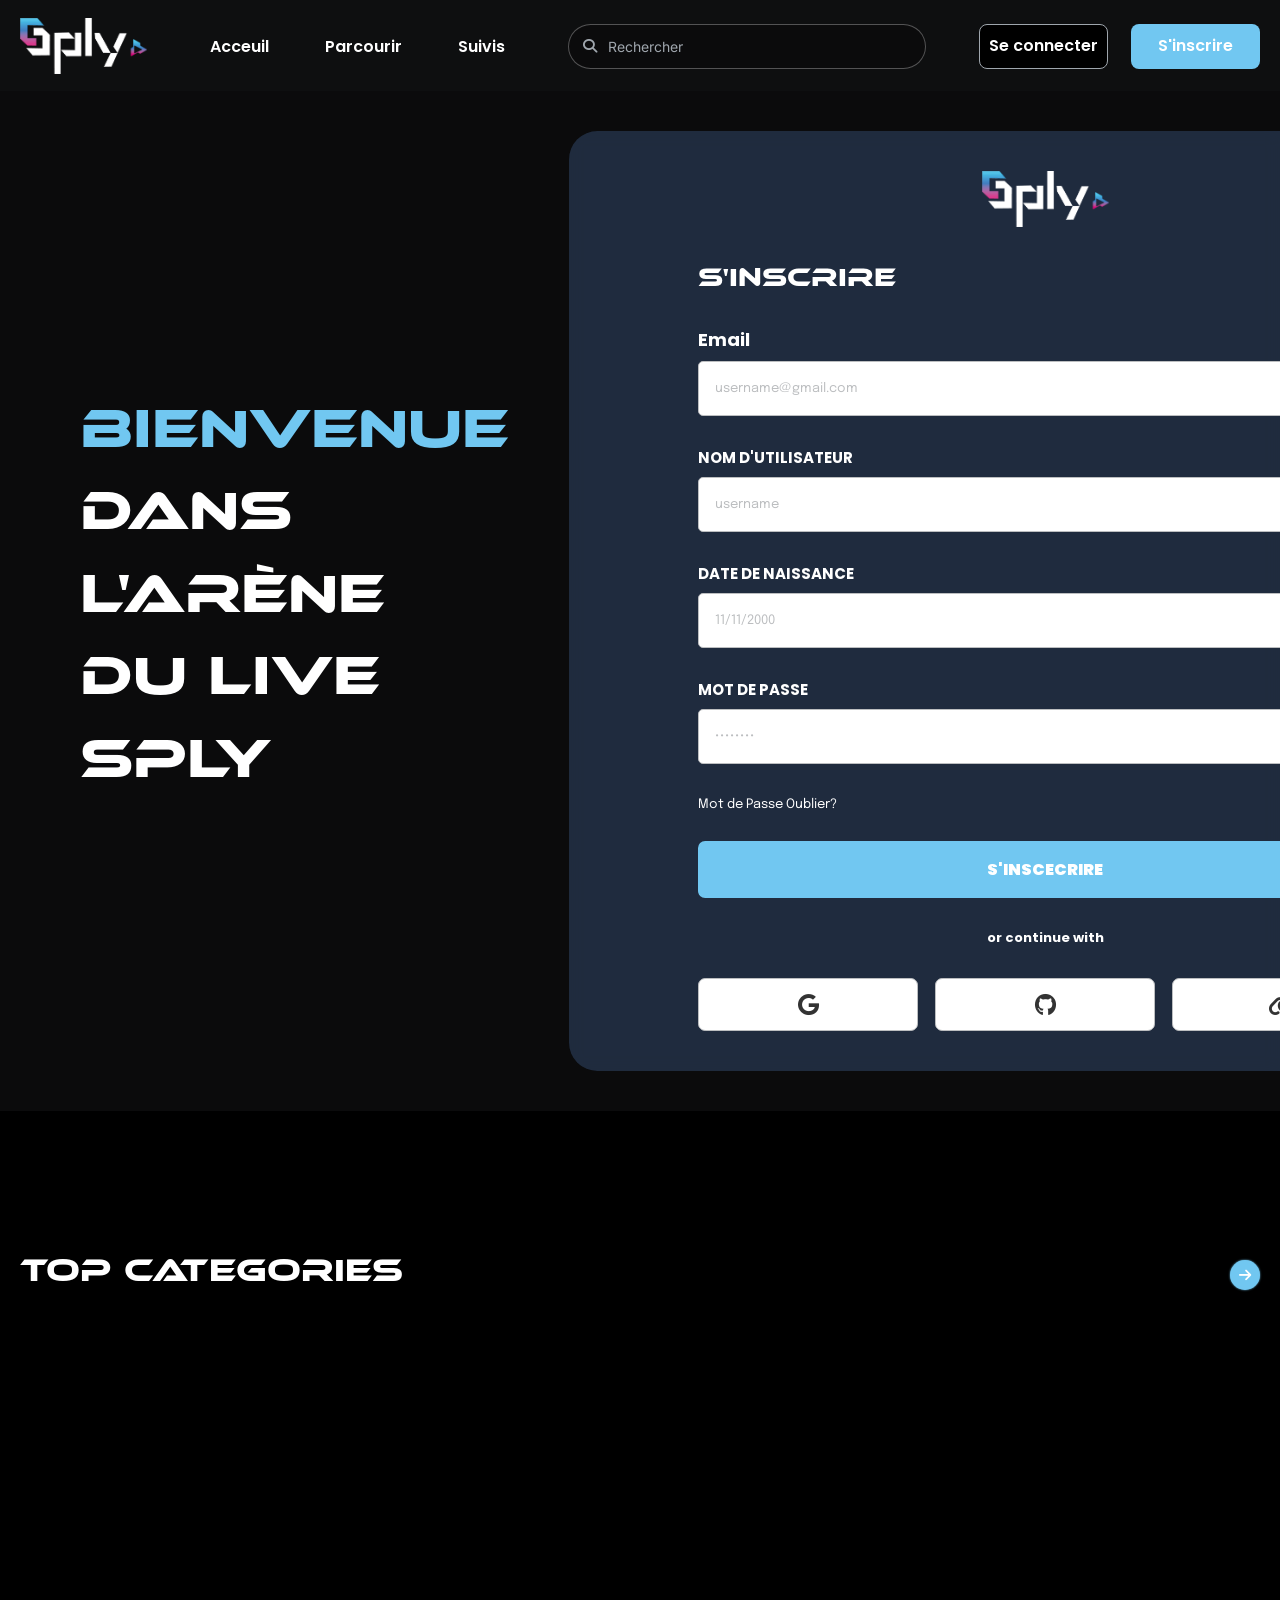
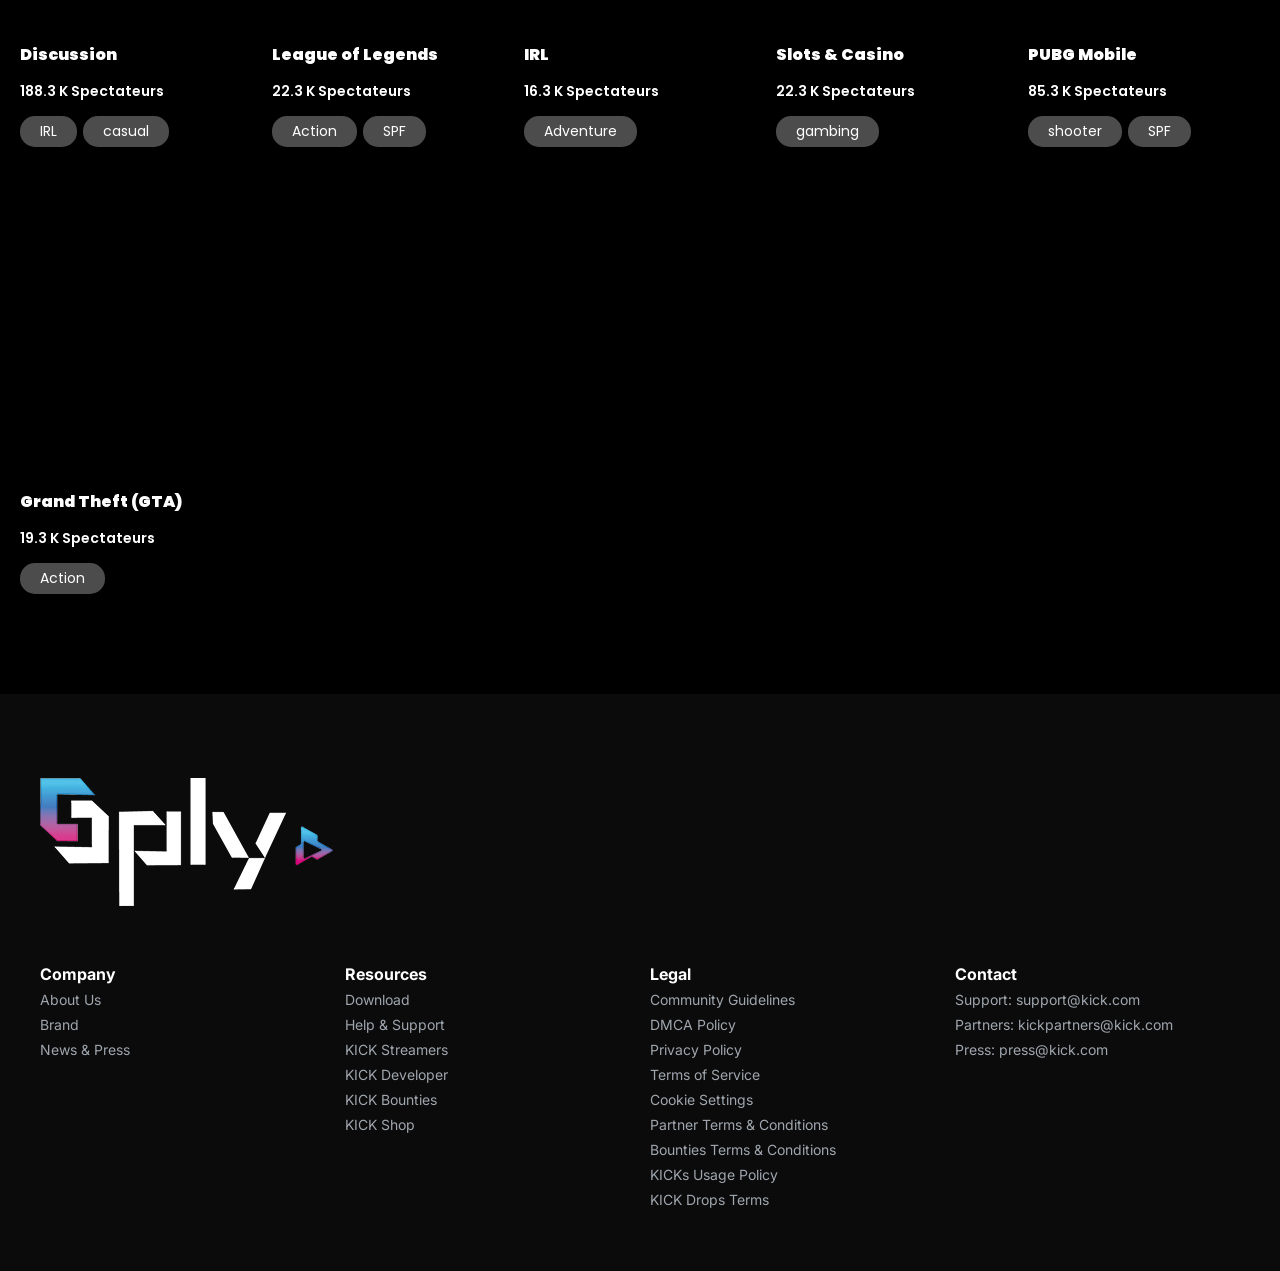
<file: sign-up.html>
<!DOCTYPE html>
<html lang="en">
<head>
  <meta charset="UTF-8">
  <meta name="viewport" content="width=device-width, initial-scale=1.0">
  <title>SPLY - S'inscrire</title>
  <link rel="stylesheet" href="https://fonts.googleapis.com/css2?family=Inter:wght@400;600;700;800;900&display=swap">
  <link rel="stylesheet" href="https://fonts.googleapis.com/css2?family=Poppins:wght@400;600;700;800;900&display=swap">
  <link rel="stylesheet" href="https://fonts.googleapis.com/css2?family=Epilogue:wght@400&display=swap">
  <link rel="stylesheet" href="https://cdnjs.cloudflare.com/ajax/libs/font-awesome/6.5.1/css/all.min.css">
  <link rel="stylesheet" href="assets/style.css">
</head>
<body>
  <div class="container">
    <nav class="nav">
      <a href="index.html" class="nav-logo">
        <img src="assets/images/logo.png" alt="SPLY">
      </a>
      <div class="nav-links">
        <a href="index.html" class="nav-link">Acceuil</a>
        <a href="parcourir.html" class="nav-link">Parcourir</a>
        <a href="suivis.html" class="nav-link">Suivis</a>
      </div>
      <div class="nav-search">
        <div class="nav-search-icon">
          <i class="fas fa-search"></i>
        </div>
        <input type="text" placeholder="Rechercher">
      </div>
      <div class="nav-actions">
        <button id="hamburger-btn" class="mobile-hamburger">&#9776;</button>
        <a href="login.html" class="btn btn-outline">Se connecter</a>
        <a href="sign-up.html" class="btn btn-primary">S'inscrire</a>
      </div>
    </nav>

    <div class="signup-page">
      <div class="signup-bg" style="background:var(--bg-secondary)"></div>

      <div class="signup-container">
        <div class="signup-welcome">
          <h1>
            <span class="blue">Bienvenue</span><br>
            <span class="white">dans<br>l'arène du live sply</span>
          </h1>
        </div>

        <div class="signup-form">
          <a href="index.html">
            <img src="assets/images/logo.png" alt="SPLY" style="width:127px;height:56px;object-fit:contain">
          </a>
          <div class="signup-form-inner">
            <div class="signup-form-title">S'INSCRIRE</div>

            <div class="form-group">
              <label class="form-label">Email</label>
              <input type="email" class="form-input" value="username@gmail.com" placeholder="Email">
            </div>

            <div class="form-group">
              <label class="form-label form-label-sm">NOM D'UTILISATEUR</label>
              <input type="text" class="form-input" value="username" placeholder="Nom d'utilisateur">
            </div>

            <div class="form-group">
              <label class="form-label form-label-sm">DATE DE NAISSANCE</label>
              <div class="form-input-wrapper">
                <input type="text" class="form-input" value="11/11/2000" placeholder="Date de naissance">
                <div class="form-input-icon">
                  <i class="fas fa-calendar-alt"></i>
                </div>
              </div>
            </div>

            <div class="form-group">
              <label class="form-label form-label-sm">MOT DE PASSE</label>
              <div class="form-input-wrapper">
                <input type="password" class="form-input" value="Password" placeholder="Mot de passe">
                <div class="form-input-icon">
                  <i class="fas fa-eye"></i>
                </div>
              </div>
              <span class="form-forgot">Mot de Passe Oublier?</span>
            </div>

            <div class="btn-signup" style="display:flex;justify-content:center;align-items:center;text-align:center">S'INSCECRIRE</div>

            <div class="form-footer">or continue with</div>

            <div class="social-login">
              <div class="social-btn">
                <i class="fab fa-google"></i>
              </div>
              <div class="social-btn">
                <i class="fab fa-github"></i>
              </div>
              <div class="social-btn">
                <i class="fas fa-link"></i>
              </div>
            </div>
          </div>
        </div>

        
      </div>
    </div>

    <div class="section-header" style="margin-top:148px">
      <span class="section-title">Top Categories</span>
      <div class="section-arrow">
        <i class="fas fa-arrow-right"></i>
      </div>
    </div>

    <div class="stream-grid" style="margin-top:17px">
      <div class="stream-card">
        <div class="stream-thumb" style="background-image:url(https://static.codia.ai/image/2026-06-16/54VfzvFkMm.png)"></div>
        <div class="stream-info">
          <div class="stream-title">Discussion</div>
          <div class="stream-viewers">188.3 K Spectateurs</div>
          <div class="stream-tags">
            <span class="stream-tag">IRL</span>
            <span class="stream-tag">casual</span>
          </div>
        </div>
      </div>
      <div class="stream-card">
        <div class="stream-thumb" style="background-image:url(https://static.codia.ai/image/2026-06-16/YB0AgWDBPy.png)"></div>
        <div class="stream-info">
          <div class="stream-title">League of Legends</div>
          <div class="stream-viewers">22.3 K Spectateurs</div>
          <div class="stream-tags">
            <span class="stream-tag">Action</span>
            <span class="stream-tag">SPF</span>
          </div>
        </div>
      </div>
      <div class="stream-card">
        <div class="stream-thumb" style="background-image:url(https://static.codia.ai/image/2026-06-16/OePQnNGPTk.png)"></div>
        <div class="stream-info">
          <div class="stream-title">IRL</div>
          <div class="stream-viewers">16.3 K Spectateurs</div>
          <div class="stream-tags">
            <span class="stream-tag">Adventure</span>
          </div>
        </div>
      </div>
      <div class="stream-card">
        <div class="stream-thumb" style="background-image:url(https://static.codia.ai/image/2026-06-16/cpW293eeJg.png)"></div>
        <div class="stream-info">
          <div class="stream-title">Slots & Casino</div>
          <div class="stream-viewers">22.3 K Spectateurs</div>
          <div class="stream-tags">
            <span class="stream-tag">gambing</span>
          </div>
        </div>
      </div>
      <div class="stream-card">
        <div class="stream-thumb" style="background-image:url(https://static.codia.ai/image/2026-06-16/aFcTwY52tK.png)"></div>
        <div class="stream-info">
          <div class="stream-title">PUBG Mobile</div>
          <div class="stream-viewers">85.3 K Spectateurs</div>
          <div class="stream-tags">
            <span class="stream-tag">shooter</span>
            <span class="stream-tag">SPF</span>
          </div>
        </div>
      </div>
      <div class="stream-card">
        <div class="stream-thumb" style="background-image:url(https://static.codia.ai/image/2026-06-16/eWDq7S3Wwk.png)"></div>
        <div class="stream-info">
          <div class="stream-title">Grand Theft (GTA)</div>
          <div class="stream-viewers">19.3 K Spectateurs</div>
          <div class="stream-tags">
            <span class="stream-tag">Action</span>
          </div>
        </div>
      </div>
    </div>

  </div>

  <div style="background:var(--bg-secondary);margin-top:100px;padding:84px 20px 58px">
    <div class="content-wrap">
      <img src="assets/images/logo.png" alt="SPLY" style="width:293px;height:128px;object-fit:contain;margin-bottom:58px">
      <div style="display:flex;gap:20px;flex-wrap:wrap;max-width:1206px">
        <div style="flex:1;min-width:200px">
          <div style="font-family:Inter;font-size:16px;font-weight:700;color:#fff;margin-bottom:4px">Company</div>
          <div class="footer-link">About Us</div>
          <div class="footer-link">Brand</div>
          <div class="footer-link">News & Press</div>
        </div>
        <div style="flex:1;min-width:200px">
          <div style="font-family:Inter;font-size:16px;font-weight:700;color:#fff;margin-bottom:4px">Resources</div>
          <div class="footer-link">Download</div>
          <div class="footer-link">Help & Support</div>
          <div class="footer-link">KICK Streamers</div>
          <div class="footer-link">KICK Developer</div>
          <div class="footer-link">KICK Bounties</div>
          <div class="footer-link">KICK Shop</div>
        </div>
        <div style="flex:1;min-width:200px">
          <div style="font-family:Inter;font-size:16px;font-weight:700;color:#fff;margin-bottom:4px">Legal</div>
          <div class="footer-link">Community Guidelines</div>
          <div class="footer-link">DMCA Policy</div>
          <div class="footer-link">Privacy Policy</div>
          <div class="footer-link">Terms of Service</div>
          <div class="footer-link">Cookie Settings</div>
          <div class="footer-link">Partner Terms & Conditions</div>
          <div class="footer-link">Bounties Terms & Conditions</div>
          <div class="footer-link">KICKs Usage Policy</div>
          <div class="footer-link">KICK Drops Terms</div>
        </div>
        <div style="flex:1;min-width:200px">
          <div style="font-family:Inter;font-size:16px;font-weight:700;color:#fff;margin-bottom:4px">Contact</div>
          <div class="footer-link">Support: support@kick.com</div>
          <div class="footer-link">Partners: kickpartners@kick.com</div>
          <div class="footer-link">Press: press@kick.com</div>
        </div>
      </div>
    </div>
  </div>

  <script src="assets/main.js"></script>
</body>
</html>
</file>
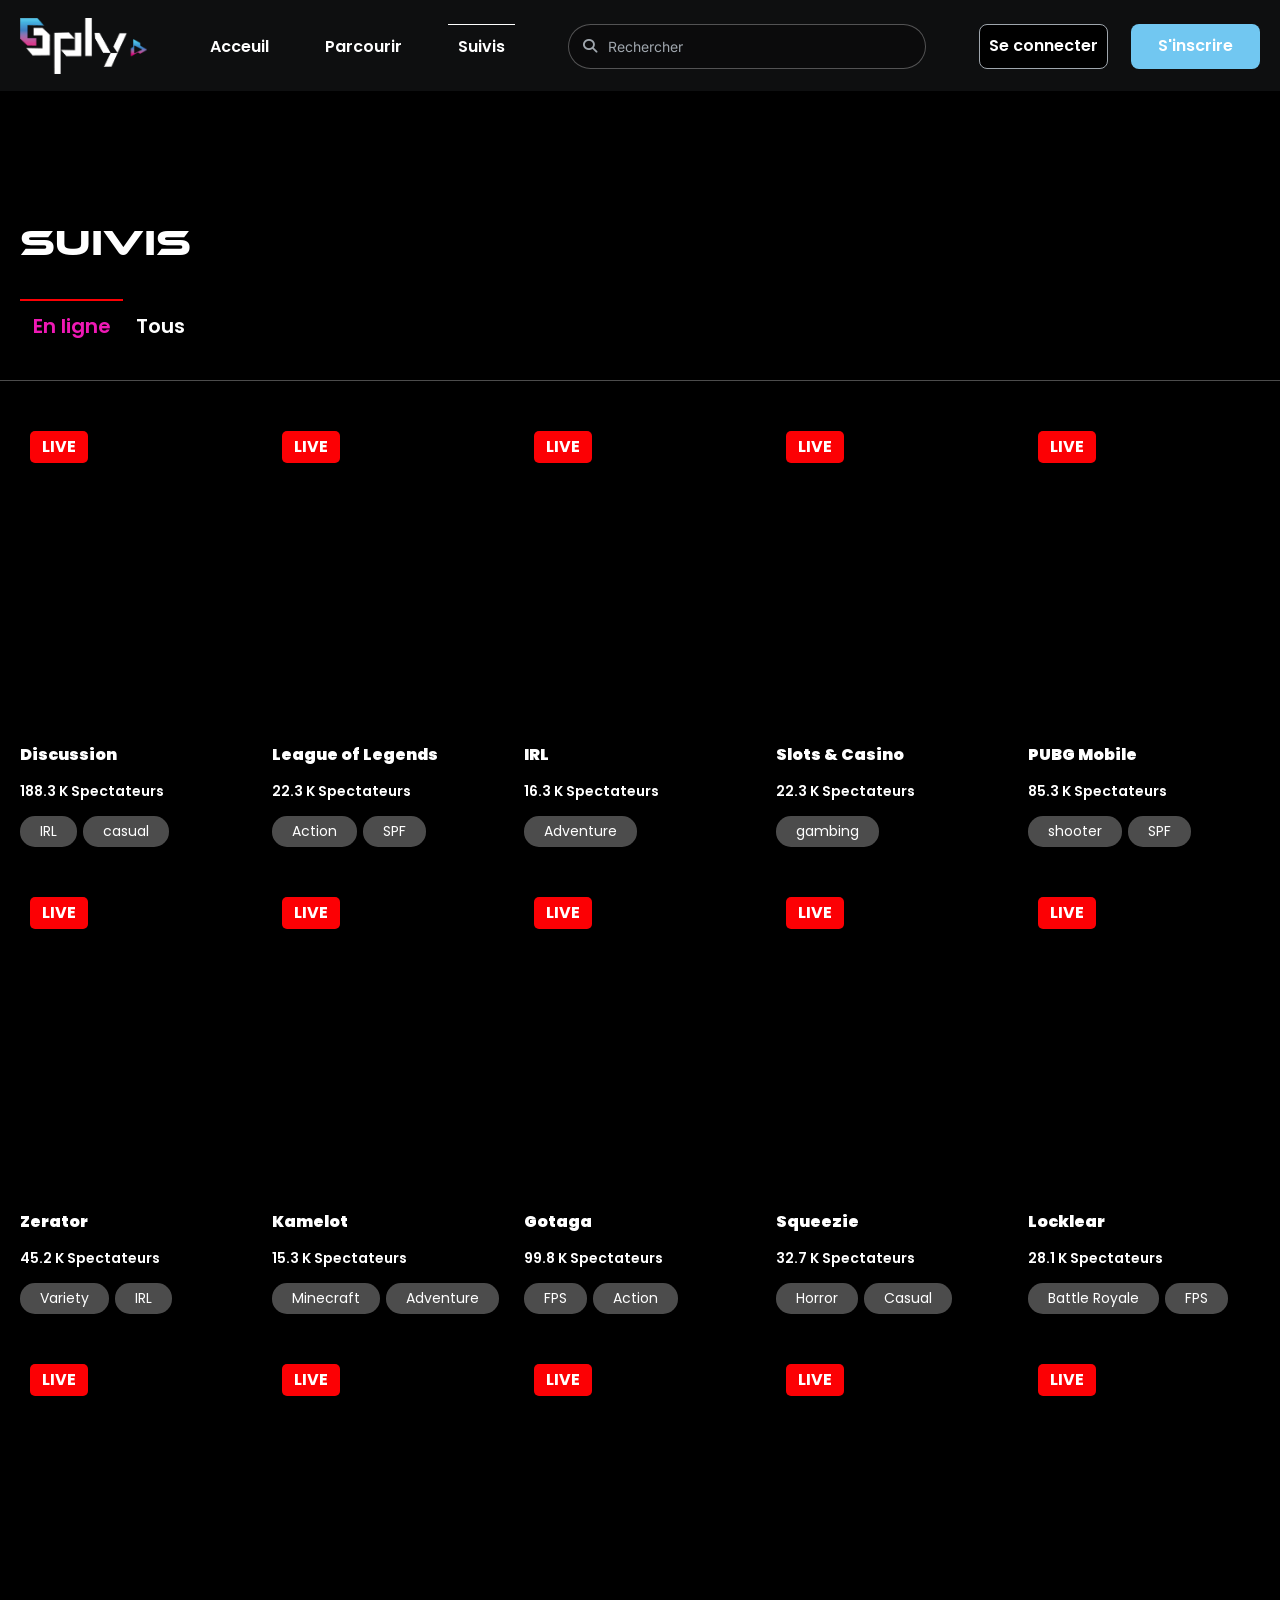
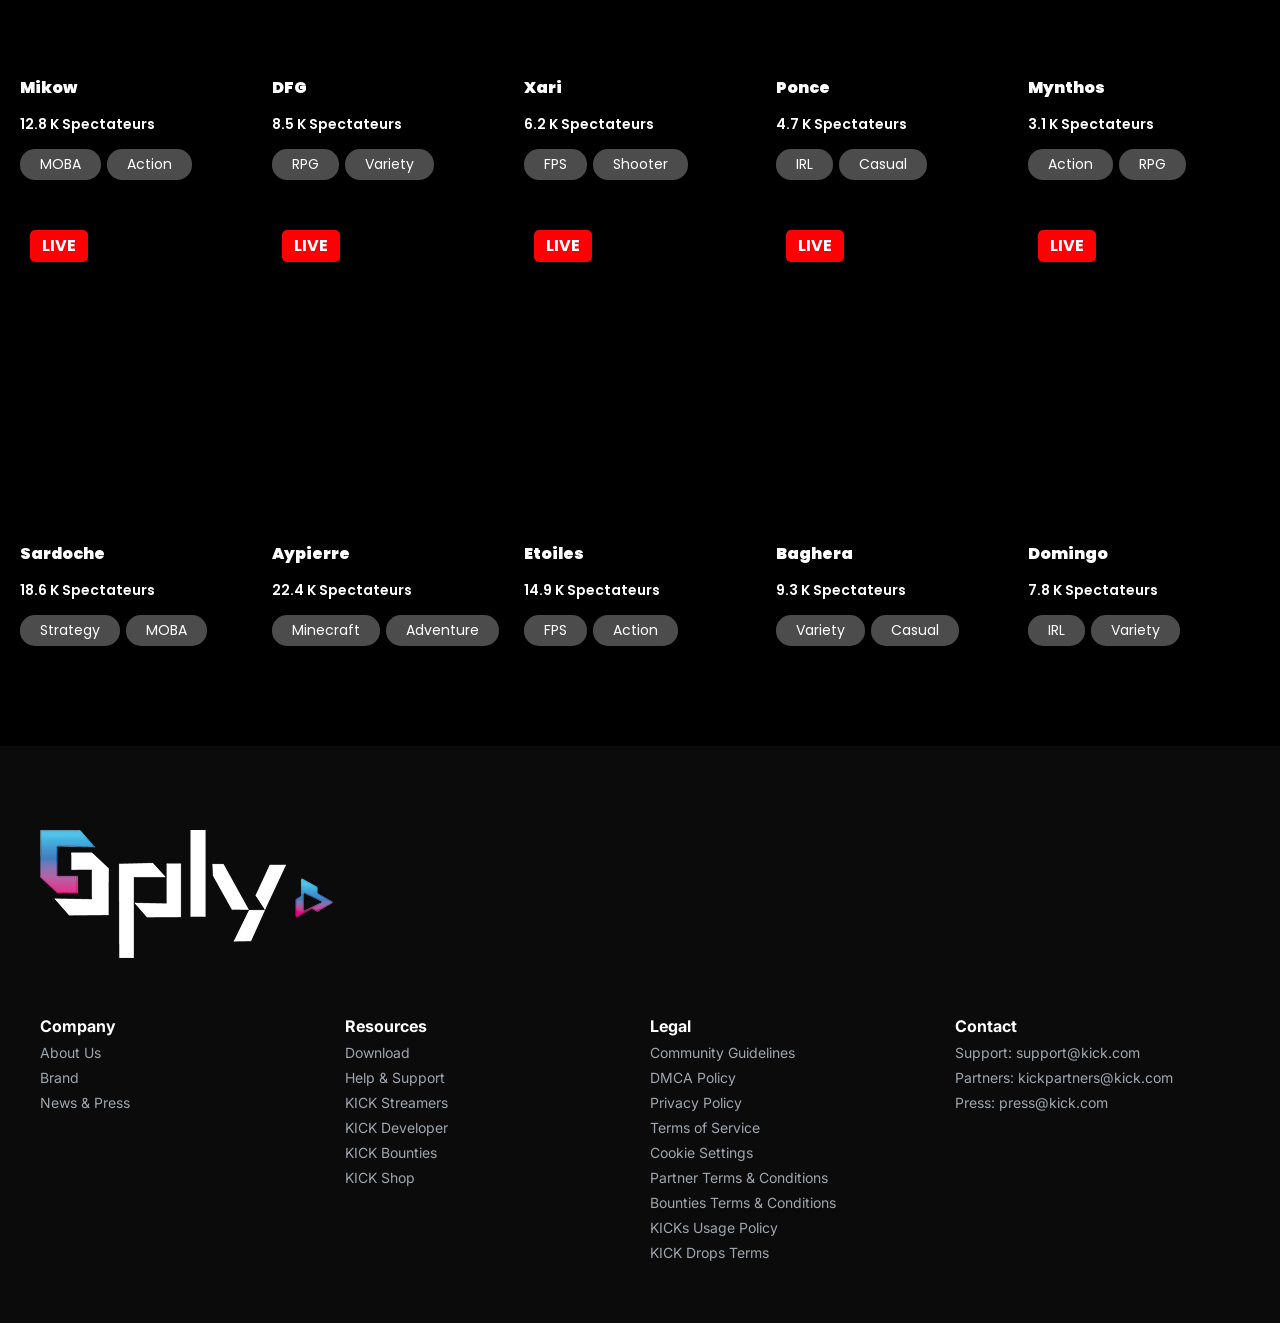
<file: suivis.html>
<!DOCTYPE html>
<html lang="fr">
<head>
  <meta charset="UTF-8">
  <meta name="viewport" content="width=device-width, initial-scale=1.0">
  <title>SPLY - Suivis</title>
  <link rel="stylesheet" href="https://fonts.googleapis.com/css2?family=Poppins:wght@400;600;700;900&display=swap">
  <link rel="stylesheet" href="https://fonts.googleapis.com/css2?family=Inter:wght@400;700&display=swap">
  <link rel="stylesheet" href="https://cdnjs.cloudflare.com/ajax/libs/font-awesome/6.5.1/css/all.min.css">
  <link rel="stylesheet" href="assets/style.css">
</head>
<body>
  <div class="container">

    <nav class="nav">
      <a href="index.html" class="nav-logo"><img src="assets/images/logo.png" alt="SPLY"></a>
      <div class="nav-links">
        <a href="index.html" class="nav-link">Acceuil</a>
        <a href="parcourir.html" class="nav-link">Parcourir</a>
        <a href="suivis.html" class="nav-link active">Suivis</a>
      </div>
      <div class="nav-search">
        <div class="nav-search-icon"><i class="fas fa-search"></i></div>
        <input type="text" placeholder="Rechercher">
      </div>
      <div class="nav-actions">
        <button id="hamburger-btn" class="mobile-hamburger">&#9776;</button>
        <a href="login.html" class="btn btn-outline">Se connecter</a>
        <a href="sign-up.html" class="btn btn-primary">S'inscrire</a>
      </div>
    </nav>

    <div style="max-width:var(--content-width);margin:135px auto 0;padding:0 20px;width:100%">
      <h1 class="section-title-lg">Suivis</h1>
    </div>

    <div class="sub-nav" style="margin-top:30px">
      <button class="sub-nav-item active" style="border-top:2px solid var(--bg-live, #ff0050)">En ligne</button>
      <button class="sub-nav-item">Tous</button>
    </div>

    <div style="width:100%;height:1px;background:rgba(217,217,217,0.35);margin:30px auto;max-width:var(--content-width)"></div>

    <div class="stream-grid" style="margin-top:40px">
      <div class="stream-card">
        <div class="stream-thumb" style="background-image:url(https://static.codia.ai/image/2026-06-16/54VfzvFkMm.png)">
          <span class="live-badge" style="position:absolute;top:10px;left:10px">LIVE</span>
        </div>
        <div class="stream-info">
          <div class="stream-title">Discussion</div>
          <div class="stream-viewers">188.3 K Spectateurs</div>
          <div class="stream-tags">
            <span class="stream-tag">IRL</span>
            <span class="stream-tag">casual</span>
          </div>
        </div>
      </div>
      <div class="stream-card">
        <div class="stream-thumb" style="background-image:url(https://static.codia.ai/image/2026-06-16/YB0AgWDBPy.png)">
          <span class="live-badge" style="position:absolute;top:10px;left:10px">LIVE</span>
        </div>
        <div class="stream-info">
          <div class="stream-title">League of Legends</div>
          <div class="stream-viewers">22.3 K Spectateurs</div>
          <div class="stream-tags">
            <span class="stream-tag">Action</span>
            <span class="stream-tag">SPF</span>
          </div>
        </div>
      </div>
      <div class="stream-card">
        <div class="stream-thumb" style="background-image:url(https://static.codia.ai/image/2026-06-16/OePQnNGPTk.png)">
          <span class="live-badge" style="position:absolute;top:10px;left:10px">LIVE</span>
        </div>
        <div class="stream-info">
          <div class="stream-title">IRL</div>
          <div class="stream-viewers">16.3 K Spectateurs</div>
          <div class="stream-tags">
            <span class="stream-tag">Adventure</span>
          </div>
        </div>
      </div>
      <div class="stream-card">
        <div class="stream-thumb" style="background-image:url(https://static.codia.ai/image/2026-06-16/cpW293eeJg.png)">
          <span class="live-badge" style="position:absolute;top:10px;left:10px">LIVE</span>
        </div>
        <div class="stream-info">
          <div class="stream-title">Slots & Casino</div>
          <div class="stream-viewers">22.3 K Spectateurs</div>
          <div class="stream-tags">
            <span class="stream-tag">gambing</span>
          </div>
        </div>
      </div>
      <div class="stream-card">
        <div class="stream-thumb" style="background-image:url(https://static.codia.ai/image/2026-06-16/aFcTwY52tK.png)">
          <span class="live-badge" style="position:absolute;top:10px;left:10px">LIVE</span>
        </div>
        <div class="stream-info">
          <div class="stream-title">PUBG Mobile</div>
          <div class="stream-viewers">85.3 K Spectateurs</div>
          <div class="stream-tags">
            <span class="stream-tag">shooter</span>
            <span class="stream-tag">SPF</span>
          </div>
        </div>
      </div>
    </div>

    <div class="stream-grid" style="margin-top:40px">
      <div class="stream-card">
        <div class="stream-thumb" style="background-image:url(https://static.codia.ai/image/2026-06-16/Tbo8WbqeD8.png)">
          <span class="live-badge" style="position:absolute;top:10px;left:10px">LIVE</span>
        </div>
        <div class="stream-info">
          <div class="stream-title">Zerator</div>
          <div class="stream-viewers">45.2 K Spectateurs</div>
          <div class="stream-tags">
            <span class="stream-tag">Variety</span>
            <span class="stream-tag">IRL</span>
          </div>
        </div>
      </div>
      <div class="stream-card">
        <div class="stream-thumb" style="background-image:url(https://static.codia.ai/image/2026-06-16/5fQv89vbnw.png)">
          <span class="live-badge" style="position:absolute;top:10px;left:10px">LIVE</span>
        </div>
        <div class="stream-info">
          <div class="stream-title">Kamelot</div>
          <div class="stream-viewers">15.3 K Spectateurs</div>
          <div class="stream-tags">
            <span class="stream-tag">Minecraft</span>
            <span class="stream-tag">Adventure</span>
          </div>
        </div>
      </div>
      <div class="stream-card">
        <div class="stream-thumb" style="background-image:url(https://static.codia.ai/image/2026-06-16/R8jhaOcGmV.png)">
          <span class="live-badge" style="position:absolute;top:10px;left:10px">LIVE</span>
        </div>
        <div class="stream-info">
          <div class="stream-title">Gotaga</div>
          <div class="stream-viewers">99.8 K Spectateurs</div>
          <div class="stream-tags">
            <span class="stream-tag">FPS</span>
            <span class="stream-tag">Action</span>
          </div>
        </div>
      </div>
      <div class="stream-card">
        <div class="stream-thumb" style="background-image:url(https://static.codia.ai/image/2026-06-16/FAirXnNyxu.png)">
          <span class="live-badge" style="position:absolute;top:10px;left:10px">LIVE</span>
        </div>
        <div class="stream-info">
          <div class="stream-title">Squeezie</div>
          <div class="stream-viewers">32.7 K Spectateurs</div>
          <div class="stream-tags">
            <span class="stream-tag">Horror</span>
            <span class="stream-tag">Casual</span>
          </div>
        </div>
      </div>
      <div class="stream-card">
        <div class="stream-thumb" style="background-image:url(https://static.codia.ai/image/2026-06-16/Tzg7OhA9fE.png)">
          <span class="live-badge" style="position:absolute;top:10px;left:10px">LIVE</span>
        </div>
        <div class="stream-info">
          <div class="stream-title">Locklear</div>
          <div class="stream-viewers">28.1 K Spectateurs</div>
          <div class="stream-tags">
            <span class="stream-tag">Battle Royale</span>
            <span class="stream-tag">FPS</span>
          </div>
        </div>
      </div>
    </div>

    <div class="stream-grid" style="margin-top:40px">
      <div class="stream-card">
        <div class="stream-thumb" style="background-image:url(https://static.codia.ai/image/2026-06-16/fNBLfF6vf6.png)">
          <span class="live-badge" style="position:absolute;top:10px;left:10px">LIVE</span>
        </div>
        <div class="stream-info">
          <div class="stream-title">Mikow</div>
          <div class="stream-viewers">12.8 K Spectateurs</div>
          <div class="stream-tags">
            <span class="stream-tag">MOBA</span>
            <span class="stream-tag">Action</span>
          </div>
        </div>
      </div>
      <div class="stream-card">
        <div class="stream-thumb" style="background-image:url(https://static.codia.ai/image/2026-06-16/KWWYxOzNvX.png)">
          <span class="live-badge" style="position:absolute;top:10px;left:10px">LIVE</span>
        </div>
        <div class="stream-info">
          <div class="stream-title">DFG</div>
          <div class="stream-viewers">8.5 K Spectateurs</div>
          <div class="stream-tags">
            <span class="stream-tag">RPG</span>
            <span class="stream-tag">Variety</span>
          </div>
        </div>
      </div>
      <div class="stream-card">
        <div class="stream-thumb" style="background-image:url(https://static.codia.ai/image/2026-06-16/Lw78zEs35p.png)">
          <span class="live-badge" style="position:absolute;top:10px;left:10px">LIVE</span>
        </div>
        <div class="stream-info">
          <div class="stream-title">Xari</div>
          <div class="stream-viewers">6.2 K Spectateurs</div>
          <div class="stream-tags">
            <span class="stream-tag">FPS</span>
            <span class="stream-tag">Shooter</span>
          </div>
        </div>
      </div>
      <div class="stream-card">
        <div class="stream-thumb" style="background-image:url(https://static.codia.ai/image/2026-06-16/1Fp9CbFf6L.png)">
          <span class="live-badge" style="position:absolute;top:10px;left:10px">LIVE</span>
        </div>
        <div class="stream-info">
          <div class="stream-title">Ponce</div>
          <div class="stream-viewers">4.7 K Spectateurs</div>
          <div class="stream-tags">
            <span class="stream-tag">IRL</span>
            <span class="stream-tag">Casual</span>
          </div>
        </div>
      </div>
      <div class="stream-card">
        <div class="stream-thumb" style="background-image:url(https://static.codia.ai/image/2026-06-16/eWDq7S3Wwk.png)">
          <span class="live-badge" style="position:absolute;top:10px;left:10px">LIVE</span>
        </div>
        <div class="stream-info">
          <div class="stream-title">Mynthos</div>
          <div class="stream-viewers">3.1 K Spectateurs</div>
          <div class="stream-tags">
            <span class="stream-tag">Action</span>
            <span class="stream-tag">RPG</span>
          </div>
        </div>
      </div>
    </div>

    <div class="stream-grid" style="margin-top:40px">
      <div class="stream-card">
        <div class="stream-thumb" style="background-image:url(https://static.codia.ai/image/2026-06-16/0QUOyQarae.png)">
          <span class="live-badge" style="position:absolute;top:10px;left:10px">LIVE</span>
        </div>
        <div class="stream-info">
          <div class="stream-title">Sardoche</div>
          <div class="stream-viewers">18.6 K Spectateurs</div>
          <div class="stream-tags">
            <span class="stream-tag">Strategy</span>
            <span class="stream-tag">MOBA</span>
          </div>
        </div>
      </div>
      <div class="stream-card">
        <div class="stream-thumb" style="background-image:url(https://static.codia.ai/image/2026-06-16/LY43pcWGuC.png)">
          <span class="live-badge" style="position:absolute;top:10px;left:10px">LIVE</span>
        </div>
        <div class="stream-info">
          <div class="stream-title">Aypierre</div>
          <div class="stream-viewers">22.4 K Spectateurs</div>
          <div class="stream-tags">
            <span class="stream-tag">Minecraft</span>
            <span class="stream-tag">Adventure</span>
          </div>
        </div>
      </div>
      <div class="stream-card">
        <div class="stream-thumb" style="background-image:url(https://static.codia.ai/image/2026-06-16/t1gAvhzLi6.png)">
          <span class="live-badge" style="position:absolute;top:10px;left:10px">LIVE</span>
        </div>
        <div class="stream-info">
          <div class="stream-title">Etoiles</div>
          <div class="stream-viewers">14.9 K Spectateurs</div>
          <div class="stream-tags">
            <span class="stream-tag">FPS</span>
            <span class="stream-tag">Action</span>
          </div>
        </div>
      </div>
      <div class="stream-card">
        <div class="stream-thumb" style="background-image:url(https://static.codia.ai/image/2026-06-16/6N1AuaYtgh.png)">
          <span class="live-badge" style="position:absolute;top:10px;left:10px">LIVE</span>
        </div>
        <div class="stream-info">
          <div class="stream-title">Baghera</div>
          <div class="stream-viewers">9.3 K Spectateurs</div>
          <div class="stream-tags">
            <span class="stream-tag">Variety</span>
            <span class="stream-tag">Casual</span>
          </div>
        </div>
      </div>
      <div class="stream-card">
        <div class="stream-thumb" style="background-image:url(https://static.codia.ai/image/2026-06-16/O5VrUKMdF0.png)">
          <span class="live-badge" style="position:absolute;top:10px;left:10px">LIVE</span>
        </div>
        <div class="stream-info">
          <div class="stream-title">Domingo</div>
          <div class="stream-viewers">7.8 K Spectateurs</div>
          <div class="stream-tags">
            <span class="stream-tag">IRL</span>
            <span class="stream-tag">Variety</span>
          </div>
        </div>
      </div>
    </div>

    <div style="display:none;text-align:center;padding:100px 20px">
      <div style="font-size:64px;margin-bottom:24px">&#10024;</div>
      <div style="font-family:Poppins,sans-serif;font-size:24px;font-weight:700;color:#ffffff;margin-bottom:12px">Vous ne suivez aucune chaîne</div>
      <div style="font-family:Poppins,sans-serif;font-size:16px;font-weight:400;color:#9fa6ad;margin-bottom:32px">Découvrez des streamers et suivez vos favoris</div>
      <a href="parcourir.html" class="btn btn-primary">Découvrir des streamers</a>
    </div>

    <div style="background:var(--bg-secondary);margin-top:100px;padding:84px 20px 58px;width:100%">
      <div class="content-wrap">
        <img src="assets/images/logo.png" alt="SPLY" style="width:293px;height:128px;object-fit:contain;margin-bottom:58px">
        <div style="display:flex;gap:20px;flex-wrap:wrap;max-width:1206px">
          <div style="flex:1;min-width:200px">
            <div style="font-family:Inter;font-size:16px;font-weight:700;color:#fff;margin-bottom:4px">Company</div>
            <div class="footer-link">About Us</div>
            <div class="footer-link">Brand</div>
            <div class="footer-link">News & Press</div>
          </div>
          <div style="flex:1;min-width:200px">
            <div style="font-family:Inter;font-size:16px;font-weight:700;color:#fff;margin-bottom:4px">Resources</div>
            <div class="footer-link">Download</div>
            <div class="footer-link">Help & Support</div>
            <div class="footer-link">KICK Streamers</div>
            <div class="footer-link">KICK Developer</div>
            <div class="footer-link">KICK Bounties</div>
            <div class="footer-link">KICK Shop</div>
          </div>
          <div style="flex:1;min-width:200px">
            <div style="font-family:Inter;font-size:16px;font-weight:700;color:#fff;margin-bottom:4px">Legal</div>
            <div class="footer-link">Community Guidelines</div>
            <div class="footer-link">DMCA Policy</div>
            <div class="footer-link">Privacy Policy</div>
            <div class="footer-link">Terms of Service</div>
            <div class="footer-link">Cookie Settings</div>
            <div class="footer-link">Partner Terms & Conditions</div>
            <div class="footer-link">Bounties Terms & Conditions</div>
            <div class="footer-link">KICKs Usage Policy</div>
            <div class="footer-link">KICK Drops Terms</div>
          </div>
          <div style="flex:1;min-width:200px">
            <div style="font-family:Inter;font-size:16px;font-weight:700;color:#fff;margin-bottom:4px">Contact</div>
            <div class="footer-link">Support: support@kick.com</div>
            <div class="footer-link">Partners: kickpartners@kick.com</div>
            <div class="footer-link">Press: press@kick.com</div>
          </div>
        </div>
      </div>
    </div>

  </div>
  <script src="assets/main.js" defer></script>
</body>
</html>
</file>
<file: assets/style.css>
*, *::before, *::after {
  margin: 0;
  padding: 0;
  box-sizing: border-box;
}

@font-face {
  font-family: 'Ethnocentric';
  src: url('fonts/Ethnocentric-Regular.otf') format('opentype');
  font-weight: 400;
  font-style: normal;
  font-display: swap;
}

:root {
  --bg-primary: #000000;
  --bg-secondary: #0b0b0c;
  --bg-nav: rgba(159, 166, 173, 0.09);
  --bg-card: rgba(217, 217, 217, 0.35);
  --bg-input: #0b0b0c;
  --bg-live: #fc0004;
  --accent-pink: #ef19b5;
  --accent-blue: #71c7f1;
  --accent-cta: #ef19b5;
  --text-primary: #ffffff;
  --text-secondary: #9fa6ad;
  --border-light: rgba(217, 217, 217, 0.35);
  --border-input: #9fa6ad;
  --font-body: 'Poppins', sans-serif;
  --font-heading: 'Ethnocentric', sans-serif;
  --font-inter: 'Inter', sans-serif;
  --max-width: 1920px;
  --content-width: 1420px;
  --nav-height: 91px;
}

html {
  font-size: 16px;
  scroll-behavior: smooth;
}

body {
  font-family: var(--font-body);
  background: var(--bg-primary);
  color: var(--text-primary);
  overflow-x: hidden;
  -webkit-font-smoothing: antialiased;
}

a {
  text-decoration: none;
  color: inherit;
}

img {
  max-width: 100%;
  display: block;
}

.container {
  max-width: var(--max-width);
  margin: 0 auto;
  width: 100%;
  background: var(--bg-primary);
}

.content-wrap {
  max-width: var(--content-width);
  margin: 0 auto;
  padding: 0 20px;
  width: 100%;
}

/* ===== NAVIGATION ===== */
.nav {
  display: flex;
  align-items: center;
  justify-content: space-between;
  width: 100%;
  max-width: var(--content-width);
  margin: 0 auto;
  padding: 18px 20px 17px;
  background: var(--bg-nav);
  height: var(--nav-height);
  position: relative;
  z-index: 100;
}

.nav-logo {
  width: 127px;
  height: 56px;
  flex-shrink: 0;
}

.nav-logo img {
  width: 127px;
  height: 56px;
  object-fit: contain;
}

.nav-links {
  display: flex;
  gap: 36px;
  align-items: center;
}

.nav-link {
  padding: 10px;
  font-family: var(--font-body);
  font-size: 16px;
  font-weight: 600;
  line-height: 24px;
  color: var(--text-primary);
  border-top: 1px solid transparent;
  cursor: pointer;
  transition: border-color 0.2s;
  white-space: nowrap;
}

.nav-link:hover,
.nav-link.active {
  border-top-color: var(--text-primary);
}

.nav-search {
  width: 358px;
  height: 45px;
  background: var(--bg-input);
  border-radius: 9999px;
  border: 1px solid var(--border-light);
  display: flex;
  align-items: center;
  padding: 0 13px;
  gap: 10px;
}

.nav-search-icon {
  width: 16px;
  height: 16px;
  flex-shrink: 0;
  display: flex;
  align-items: center;
  justify-content: center;
  color: #9fa6ad;
  font-size: 14px;
}

.nav-search input {
  background: transparent;
  border: none;
  outline: none;
  color: var(--text-primary);
  font-family: var(--font-inter);
  font-size: 14px;
  width: 100%;
  height: 100%;
}

.nav-search input::placeholder {
  color: var(--text-secondary);
}

.nav-actions {
  display: flex;
  gap: 23px;
  align-items: center;
}

.btn {
  display: inline-flex;
  justify-content: center;
  align-items: center;
  font-family: var(--font-body);
  font-size: 16px;
  font-weight: 600;
  line-height: 24px;
  border: none;
  cursor: pointer;
  transition: opacity 0.2s;
  white-space: nowrap;
}

.btn:hover {
  opacity: 0.9;
}

.btn-outline {
  width: 129px;
  height: 45px;
  padding: 16.254px 42.667px;
  background: var(--bg-primary);
  border-radius: 8px;
  border: 1px solid var(--border-input);
  color: var(--text-primary);
}

.btn-primary {
  width: 129px;
  height: 45px;
  padding: 16.254px 42.667px;
  background: var(--accent-blue);
  border-radius: 8px;
  color: var(--text-primary);
}

.btn-cta {
  width: 256px;
  height: 57px;
  padding: 16.254px 42.667px;
  background: var(--accent-cta);
  border-radius: 8px;
  font-size: 24px;
  font-weight: 500;
  color: var(--text-primary);
}

.btn-follow {
  width: 160px;
  height: 59px;
  padding: 16.254px 42.667px;
  background: var(--accent-cta);
  border-radius: 11px;
  font-size: 16px;
  font-weight: 700;
  gap: 10.159px;
  color: var(--text-primary);
}

.btn-vote {
  height: 40px;
  padding: 0 17px 3px 16px;
  background: var(--accent-blue);
  border-radius: 5px;
  font-family: var(--font-body);
  font-size: 25px;
  font-weight: 600;
  color: var(--text-primary);
  border: none;
  cursor: pointer;
}

.btn-signup {
  width: auto;
  height: auto;
  padding: 16px 161px;
  background: var(--accent-blue);
  border-radius: 7.115px;
  font-family: var(--font-body);
  font-size: 16px;
  font-weight: 900;
  color: var(--text-primary);
  border: none;
  cursor: pointer;
}

/* ===== SECTION HEADERS ===== */
.section-header {
  display: flex;
  align-items: center;
  justify-content: space-between;
  max-width: var(--content-width);
  margin: 0 auto 30px;
  padding: 0 20px;
  width: 100%;
}

.section-title {
  font-family: var(--font-heading);
  font-size: 32px;
  font-weight: 400;
  line-height: 32px;
  color: var(--text-primary);
  white-space: nowrap;
}

.section-title-lg {
  font-family: var(--font-heading);
  font-size: 36px;
  font-weight: 400;
  line-height: 43px;
  color: var(--text-primary);
  white-space: nowrap;
}

.section-arrow {
  width: 30px;
  height: 30px;
  background: var(--accent-blue);
  border-radius: 15px;
  display: flex;
  align-items: center;
  justify-content: center;
  box-shadow: 0 0 2px 0 var(--accent-blue);
  flex-shrink: 0;
  cursor: pointer;
}

.section-arrow i {
  font-size: 14px;
  color: #fff;
}

/* ===== HERO ===== */
.hero {
  display: flex;
  max-width: var(--content-width);
  margin: 0 auto;
  padding: 0 20px;
  width: 100%;
  position: relative;
  min-height: 818px;
}

.hero-bg {
  position: absolute;
  inset: 0;
  background-size: cover;
  background-position: center;
  background-repeat: no-repeat;
  border-radius: 0;
}

.hero-content {
  position: relative;
  z-index: 2;
  display: flex;
  flex-direction: column;
  justify-content: center;
  max-width: 606px;
  padding: 457px 0 0;
}

.hero-tagline {
  font-family: var(--font-body);
  font-size: 18px;
  font-weight: 400;
  line-height: 27px;
  color: var(--text-primary);
  margin-bottom: 23px;
}

.hero-avatars {
  display: flex;
  align-items: center;
  gap: 0;
  margin-bottom: 61px;
}

.hero-avatar {
  width: 60px;
  height: 60px;
  border-radius: 50%;
  flex-shrink: 0;
  margin-right: 0;
}

.hero-avatar img {
  width: 60px;
  height: 60px;
  border-radius: 50%;
  object-fit: cover;
}

.hero-avatar-count {
  width: 60px;
  height: 60px;
  display: flex;
  align-items: center;
  justify-content: center;
  background: #1a1a1f;
  border-radius: 30px;
  font-family: var(--font-body);
  font-size: 16px;
  font-weight: 700;
  color: var(--text-primary);
  flex-shrink: 0;
}

.hero-title {
  position: absolute;
  top: 209px;
  left: 20px;
  z-index: 3;
  max-width: 782px;
}

.hero-title-main {
  font-family: var(--font-heading);
  font-size: 80px;
  font-weight: 400;
  line-height: 120px;
}

.hero-title-pink {
  color: var(--accent-pink);
}

.hero-title-white {
  color: var(--text-primary);
}

.hero-images {
  position: absolute;
  top: 131px;
  right: 20px;
  z-index: 1;
  width: 711px;
  height: 479px;
}

.hero-images img:first-child {
  position: absolute;
  top: 0;
  left: 0;
  width: 356px;
  height: 544px;
  object-fit: cover;
}

.hero-images img:last-child {
  position: absolute;
  top: 115px;
  left: 240px;
  width: 471px;
  height: 364px;
  object-fit: cover;
  border-radius: 5px;
}

/* ===== STREAM CARDS GRID ===== */
.stream-grid {
  display: grid;
  grid-template-columns: repeat(5, 1fr);
  gap: 20px;
  max-width: var(--content-width);
  margin: 0 auto;
  padding: 0 20px;
  width: 100%;
}

.stream-grid-4 {
  grid-template-columns: repeat(4, 1fr);
}

.stream-card {
  display: flex;
  flex-direction: column;
  gap: 14px;
}

.stream-thumb {
  width: 100%;
  aspect-ratio: 219 / 291;
  background-size: cover;
  background-position: center;
  background-repeat: no-repeat;
  border-radius: 0;
  position: relative;
}

.stream-thumb-wide {
  aspect-ratio: 340 / 238;
}

.stream-info {
  display: flex;
  flex-direction: column;
  gap: 14px;
}

.stream-title {
  font-family: var(--font-body);
  font-size: 16px;
  font-weight: 900;
  line-height: 24px;
  color: var(--text-primary);
}

.stream-viewers {
  font-family: var(--font-body);
  font-size: 14px;
  font-weight: 600;
  line-height: 21px;
  color: var(--text-primary);
}

.stream-tags {
  display: flex;
  gap: 6px;
  flex-wrap: wrap;
}

.stream-tag {
  display: inline-flex;
  padding: 5px 20px;
  justify-content: center;
  align-items: center;
  background: var(--bg-card);
  border-radius: 15px;
  font-family: var(--font-body);
  font-size: 14px;
  font-weight: 400;
  line-height: 21px;
  color: var(--text-primary);
  white-space: nowrap;
}

/* ===== FEATURED LIVE ===== */
.featured-grid {
  display: grid;
  grid-template-columns: repeat(4, 1fr);
  gap: 20px;
  max-width: var(--content-width);
  margin: 0 auto;
  padding: 0 20px;
  width: 100%;
}

.featured-card {
  display: flex;
  flex-direction: column;
  gap: 15px;
}

.featured-thumb {
  width: 100%;
  aspect-ratio: 340 / 238;
  background-size: cover;
  background-position: center;
  background-repeat: no-repeat;
  position: relative;
  display: flex;
  align-items: flex-start;
  padding: 8px;
}

.featured-creator {
  display: flex;
  gap: 11px;
  align-items: center;
}

.featured-avatar {
  width: 60px;
  height: 60px;
  border-radius: 37px;
  flex-shrink: 0;
}

.featured-avatar img {
  width: 60px;
  height: 60px;
  border-radius: 37px;
  object-fit: cover;
}

.featured-name {
  font-family: var(--font-body);
  font-size: 14px;
  font-weight: 900;
  line-height: 20.314px;
  color: var(--text-primary);
}

.featured-desc {
  font-family: var(--font-body);
  font-size: 14px;
  font-weight: 400;
  line-height: 20.314px;
  color: var(--text-primary);
}

/* ===== LIVE BADGE ===== */
.live-badge {
  display: inline-flex;
  padding: 16.254px 42.667px;
  justify-content: center;
  align-items: center;
  background: var(--bg-live);
  border-radius: 5px;
  font-family: var(--font-body);
  font-size: 16px;
  font-weight: 700;
  line-height: 24px;
  color: var(--text-primary);
  white-space: nowrap;
  width: auto;
  height: 32px;
  padding: 4px 12px;
}

.live-badge-large {
  width: 89px;
  height: 46px;
  gap: 10.159px;
  padding: 16.254px 42.667px;
  font-family: 'Montserrat', sans-serif;
  font-size: 18px;
  font-weight: 600;
}

/* ===== SEPARATOR ===== */
.separator {
  width: 100%;
  max-width: var(--content-width);
  margin: 64.5px auto;
  height: 1px;
  background-size: cover;
  background-repeat: no-repeat;
}

/* ===== CATEGORY TABS ===== */
.category-tabs {
  display: flex;
  gap: 0;
  max-width: var(--content-width);
  margin: 0 auto;
  padding: 0 20px;
  width: 100%;
}

.category-tab {
  padding: 10px 12px 9px 13px;
  font-family: var(--font-body);
  font-size: 20px;
  font-weight: 600;
  line-height: 30px;
  color: var(--text-primary);
  background: transparent;
  border: none;
  cursor: pointer;
  border-top: 1px solid transparent;
  white-space: nowrap;
}

.category-tab.active {
  color: var(--accent-pink);
  border-top-color: var(--accent-pink);
}

/* ===== STREAM ROW (chat/parcourir style) ===== */
.stream-row {
  display: flex;
  gap: 15px;
  align-items: center;
}

.stream-row-avatar {
  width: 60px;
  height: 60px;
  border-radius: 37.5px;
  flex-shrink: 0;
}

.stream-row-avatar img {
  width: 60px;
  height: 60px;
  border-radius: 37.5px;
  object-fit: cover;
}

.stream-row-info {
  display: flex;
  flex-direction: column;
}

.stream-row-name {
  font-family: var(--font-body);
  font-size: 16px;
  font-weight: 900;
  color: var(--text-primary);
}

.stream-row-desc {
  font-family: var(--font-body);
  font-size: 14px;
  font-weight: 600;
  color: var(--text-secondary);
}

/* ===== PARCOURIR LIVE CARDS ===== */
.live-card {
  display: flex;
  flex-direction: column;
  gap: 16px;
  position: relative;
}

.live-card-thumb {
  width: 100%;
  aspect-ratio: 340 / 238;
  background-size: cover;
  background-position: center;
  background-repeat: no-repeat;
  position: relative;
}

.live-card .live-badge {
  position: absolute;
  top: 8px;
  left: 8px;
}

/* ===== CHAT PAGE ===== */
.stream-header {
  display: flex;
  gap: 30px;
  max-width: var(--content-width);
  margin: 0 auto;
  padding: 0 20px;
  width: 100%;
}

.stream-header-banner {
  width: 885px;
  height: 280px;
  border-radius: 8px;
  background-size: cover;
  background-position: center;
  flex-shrink: 0;
}

.stream-header-info {
  display: flex;
  flex-direction: column;
  gap: 6px;
  padding-top: 29px;
}

.stream-header-title {
  font-family: var(--font-heading);
  font-size: 29px;
  font-weight: 400;
  line-height: 34.8px;
  color: var(--text-primary);
}

.stream-header-stats {
  font-family: var(--font-body);
  font-size: 18px;
  font-weight: 600;
  line-height: 27px;
  color: var(--text-secondary);
}

.stream-header-tags {
  display: flex;
  gap: 6px;
  margin-top: 22px;
}

.filter-bar {
  display: flex;
  align-items: center;
  gap: 22px;
  max-width: var(--content-width);
  margin: 0 auto;
  padding: 0 20px;
  width: 100%;
}

.filter-search {
  width: 360px;
  height: 36px;
  background: var(--bg-input);
  border-radius: 4px;
  border: 1px solid rgba(240, 241, 242, 0.4);
  display: flex;
  align-items: center;
  padding: 0 12px;
  gap: 8px;
}

.filter-search input {
  background: transparent;
  border: none;
  outline: none;
  color: var(--text-primary);
  font-family: var(--font-inter);
  font-size: 14px;
  width: 100%;
}

.filter-search input::placeholder {
  color: var(--text-secondary);
}

.filter-search-icon {
  width: 16px;
  height: 16px;
  flex-shrink: 0;
  display: flex;
  align-items: center;
  justify-content: center;
  color: #9fa6ad;
  font-size: 14px;
}

.filter-group {
  display: flex;
  align-items: center;
  gap: 8px;
}

.filter-label {
  font-family: var(--font-inter);
  font-size: 16px;
  font-weight: 600;
  color: var(--text-primary);
  white-space: nowrap;
}

.filter-select {
  display: flex;
  align-items: center;
  gap: 5.99px;
  padding: 6px 12px;
  background: rgba(66, 71, 77, 0.2);
  border-radius: 4px;
  cursor: pointer;
  font-family: var(--font-inter);
  font-size: 14px;
  font-weight: 600;
  color: var(--text-primary);
}

.filter-select i {
  font-size: 12px;
  color: #9fa6ad;
}

/* ===== STREAMER PAGE ===== */
.streamer-layout {
  display: flex;
  gap: 20px;
  max-width: var(--content-width);
  margin: 0 auto;
  padding: 0 20px;
  width: 100%;
}

.streamer-video {
  width: 945px;
  height: 575px;
  background-size: cover;
  background-position: center;
  border-radius: 0;
  position: relative;
  flex-shrink: 0;
}

.streamer-video-top {
  display: flex;
  gap: 10px;
  padding: 24px 0 0 23px;
  align-items: center;
}

.streamer-viewer-count {
  display: inline-flex;
  padding: 12px 19px 7px 12px;
  justify-content: center;
  align-items: center;
  background: rgba(0, 0, 0, 0.32);
  border-radius: 5px;
  font-family: 'Montserrat', sans-serif;
  font-size: 18px;
  font-weight: 400;
  color: var(--text-primary);
  height: 46px;
}

.streamer-vote-box {
  width: 338px;
  padding: 20px 14px 9px 15px;
  background: rgba(0, 0, 0, 0.48);
  border-radius: 8px;
  border: 1px solid rgba(217, 217, 217, 0.4);
  position: absolute;
  bottom: 37px;
  left: 315px;
}

.streamer-vote-text {
  display: flex;
  align-items: center;
  justify-content: center;
  gap: 1px;
  font-family: var(--font-inter);
  font-size: 18px;
  font-weight: 900;
  color: #e4d7d7;
}

.streamer-vote-options {
  display: flex;
  gap: 6px;
  align-items: center;
  margin-top: 25px;
}

.streamer-vote-opt {
  width: 70px;
  height: 57px;
  display: flex;
  align-items: center;
  justify-content: center;
  background: rgba(217, 217, 217, 0.01);
  border-radius: 8px;
  border: 1px solid rgba(217, 217, 217, 0.4);
  font-family: var(--font-inter);
  font-size: 32px;
  font-weight: 900;
  color: var(--text-primary);
  cursor: pointer;
}

.streamer-vote-opt img {
  width: 24px;
  height: 24px;
  object-fit: contain;
}

.streamer-progress {
  display: flex;
  align-items: center;
  gap: 8px;
  padding: 0 0 0 30px;
  margin-top: 37px;
}

.streamer-progress-bar {
  flex: 1;
  height: 9px;
  position: relative;
}

.streamer-progress-fill {
  height: 9px;
  background-size: cover;
  position: absolute;
  top: 0;
  left: 0;
}

.streamer-progress-track {
  width: 100%;
  height: 7px;
  background: #3a2534;
  border-radius: 2px;
  position: absolute;
  top: 2px;
  left: 0;
}

.streamer-progress-time {
  font-family: var(--font-body);
  font-size: 14px;
  font-weight: 900;
  color: var(--text-primary);
}

/* ===== CHAT SIDEBAR ===== */
.chat-sidebar {
  width: 463px;
  height: 1116px;
  background: rgba(217, 217, 217, 0.02);
  border-radius: 12px;
  border: 0.5px solid var(--border-input);
  display: flex;
  flex-direction: column;
  flex-shrink: 0;
}

.chat-header {
  display: flex;
  align-items: center;
  justify-content: space-between;
  padding: 24px 40px 13px;
  border-bottom: 1px solid rgba(255, 255, 255, 0.1);
}

.chat-title {
  font-family: var(--font-heading);
  font-size: 18px;
  font-weight: 400;
  color: var(--text-primary);
  display: flex;
  align-items: center;
  gap: 15px;
}

.chat-dot {
  width: 10px;
  height: 10px;
  background: var(--border-light);
  border-radius: 50%;
}

.chat-messages {
  flex: 1;
  padding: 24px 35px 0;
  display: flex;
  flex-direction: column;
  gap: 16px;
  overflow-y: auto;
}

.chat-msg {
  display: flex;
  gap: 10px;
}

.chat-msg-avatar {
  width: 40px;
  height: 40px;
  border-radius: 50%;
  flex-shrink: 0;
}

.chat-msg-avatar img {
  width: 40px;
  height: 40px;
  border-radius: 50%;
  object-fit: cover;
}

.chat-msg-body {
  display: flex;
  flex-direction: column;
}

.chat-msg-name {
  font-family: var(--font-inter);
  font-size: 16px;
  font-weight: 700;
  color: #71c7f1;
}

.chat-msg-text {
  font-family: var(--font-inter);
  font-size: 13px;
  font-weight: 400;
  color: var(--text-primary);
}

.chat-msg-heart {
  display: flex;
  flex-direction: column;
  align-items: center;
  gap: 1px;
  font-family: var(--font-inter);
  font-size: 10px;
  font-weight: 600;
  color: #ef19b5;
  cursor: pointer;
}

.chat-msg-heart .heart-icon {
  font-size: 14px;
}

.chat-input-area {
  display: flex;
  gap: 4px;
  padding: 58.5px 18px 12.5px 18px;
  align-items: center;
}

.chat-input {
  flex: 1;
  height: 39px;
  padding: 14px 21px 13px;
  background: rgba(217, 217, 217, 0.42);
  border-radius: 8px;
  border: 1px solid #000000;
  font-family: var(--font-inter);
  font-size: 11px;
  color: var(--text-primary);
  outline: none;
}

.chat-input::placeholder {
  color: var(--text-secondary);
}

.chat-send {
  width: 56px;
  height: 38px;
  display: flex;
  align-items: center;
  justify-content: center;
  background: var(--accent-cta);
  border-radius: 8px;
  box-shadow: 0 0 8px 0 rgba(147, 51, 234, 0.7);
  border: none;
  cursor: pointer;
  font-size: 14px;
  color: var(--text-primary);
}

.chat-actions {
  display: flex;
  gap: 9px;
  padding: 0 29px 24px;
}

.chat-action-btn {
  display: flex;
  align-items: center;
  justify-content: center;
  height: 29px;
  padding: 7px 25px 6px;
  background: #141430;
  border-radius: 8px;
  border: none;
  cursor: pointer;
  font-family: var(--font-inter);
  font-size: 14px;
  font-weight: 700;
  color: #ccccdd;
}

/* ===== SIGN-UP PAGE ===== */
.signup-page {
  min-height: 100vh;
  background: var(--bg-secondary);
  display: flex;
  align-items: center;
  justify-content: center;
  position: relative;
  overflow: hidden;
}

.signup-container {
  display: flex;
  gap: 60px;
  align-items: center;
  max-width: 1200px;
  width: 100%;
  padding: 40px;
  position: relative;
  z-index: 2;
}

.signup-welcome {
  flex: 1;
  max-width: 841px;
}

.signup-welcome h1 {
  font-family: var(--font-heading);
  font-size: 55px;
  font-weight: 400;
  line-height: 82.5px;
}

.signup-welcome .blue {
  color: var(--accent-blue);
}

.signup-welcome .white {
  color: var(--text-primary);
}

.signup-form {
  width: 952px;
  padding: 40px 80px;
  background: rgba(87, 130, 193, 0.28);
  border-radius: 28.46px;
  backdrop-filter: blur(8.893px);
  display: flex;
  flex-direction: column;
  gap: 40px;
  align-items: center;
  flex-shrink: 0;
}

.signup-form-inner {
  width: 694px;
  display: flex;
  flex-direction: column;
  gap: 30px;
}

.signup-form-title {
  font-family: var(--font-heading);
  font-size: 26px;
  font-weight: 400;
  color: var(--text-primary);
}

.form-group {
  display: flex;
  flex-direction: column;
  gap: 8px;
}

.form-label {
  font-family: var(--font-body);
  font-size: 18px;
  font-weight: 700;
  color: var(--text-primary);
}

.form-label-sm {
  font-size: 15px;
}

.form-input {
  height: 55px;
  padding: 16px;
  background: #ffffff;
  border-radius: 5px;
  border: 0.71px solid #bcbec0;
  font-family: 'Epilogue', sans-serif;
  font-size: 13px;
  color: #bcbec0;
  outline: none;
  width: 100%;
}

.form-input:focus {
  border-color: var(--accent-blue);
  color: #333;
}

.form-input-wrapper {
  position: relative;
  width: 100%;
}

.form-input-wrapper .form-input {
  padding-right: 45px;
}

.form-input-icon {
  position: absolute;
  right: 16px;
  top: 50%;
  transform: translateY(-50%);
  cursor: pointer;
  color: #bcbec0;
  font-size: 18px;
}

.form-footer {
  text-align: center;
  font-family: var(--font-body);
  font-size: 13px;
  font-weight: 700;
  color: var(--text-primary);
}

.form-forgot {
  font-family: 'Epilogue', sans-serif;
  font-size: 13px;
  font-weight: 400;
  color: var(--text-primary);
  cursor: pointer;
  text-align: left;
  margin-top: 26px;
  display: block;
}

.social-login {
  display: flex;
  gap: 17px;
  width: 100%;
}

.social-btn {
  flex: 1;
  display: flex;
  justify-content: center;
  align-items: center;
  padding: 9px 45px;
  background: #ffffff;
  border-radius: 7.115px;
  border: 0.71px solid #bcbec0;
  cursor: pointer;
  height: 53px;
}

.social-btn i {
  font-size: 22px;
  color: #333;
}

.signup-bg {
  position: absolute;
  inset: 0;
  z-index: 1;
  background-size: cover;
  background-position: center;
  background-repeat: no-repeat;
}

/* ===== FOOTER / BOTTOM DECORATIONS ===== */
.page-decoration {
  position: absolute;
  z-index: 0;
  pointer-events: none;
}

/* ===== STREAMER INFO SECTION ===== */
.streamer-info-area {
  max-width: var(--content-width);
  margin: 75px auto 0;
  padding: 0 20px;
  width: 100%;
}

/* ===== SUB-NAV (parcourir / categorie / chat) ===== */
.sub-nav {
  display: flex;
  gap: 0;
  max-width: var(--content-width);
  margin: 87px auto 0;
  padding: 0 20px;
  width: 100%;
}

.sub-nav-item {
  padding: 10px 12px 9px 13px;
  font-family: var(--font-body);
  font-size: 20px;
  font-weight: 600;
  color: var(--text-primary);
  background: transparent;
  border: none;
  cursor: pointer;
  border-top: 1px solid transparent;
  white-space: nowrap;
}

.sub-nav-item.active {
  color: var(--accent-pink);
  border-top-color: var(--accent-pink);
}

/* ===== MOBILE MENU ===== */
.mobile-menu {
  display: none;
  position: fixed;
  inset: 0;
  background: rgba(0, 0, 0, 0.95);
  z-index: 1000;
  flex-direction: column;
  align-items: center;
  justify-content: center;
  gap: 30px;
}

.mobile-menu.open {
  display: flex;
}

.mobile-menu .nav-link {
  font-size: 24px;
  border: none;
}

.mobile-menu .nav-link.active {
  color: var(--accent-pink);
}

.mobile-menu-close {
  position: absolute;
  top: 30px;
  right: 30px;
  background: none;
  border: none;
  color: var(--text-primary);
  font-size: 32px;
  cursor: pointer;
}

.mobile-hamburger {
  display: none;
  background: none;
  border: none;
  color: var(--text-primary);
  font-size: 24px;
  cursor: pointer;
  padding: 5px;
}

/* ===== FOOTER LINKS ===== */
.footer-link {
  font-family: var(--font-inter);
  font-size: 14px;
  font-weight: 400;
  line-height: 20px;
  color: var(--text-secondary);
  padding: 2.5px 0;
  cursor: pointer;
}

.footer-link:hover {
  color: var(--text-primary);
}

/* ===== RESPONSIVE ===== */
@media (max-width: 1440px) {
  .stream-header-banner {
    width: 100%;
    height: auto;
    aspect-ratio: 885 / 280;
  }
}

@media (max-width: 1200px) {
  .stream-grid {
    grid-template-columns: repeat(3, 1fr);
  }
  .stream-grid-4 {
    grid-template-columns: repeat(3, 1fr);
  }
  .featured-grid {
    grid-template-columns: repeat(2, 1fr);
  }
  .hero-title {
    position: relative;
    top: auto;
    left: auto;
    padding: 20px;
  }
  .hero-title-main {
    font-size: 60px;
    line-height: 80px;
  }
  .hero-images {
    display: none;
  }
  .hero-content {
    padding-top: 200px;
  }
  .hero {
    min-height: auto;
    flex-direction: column;
  }
  .streamer-video {
    width: 100%;
    height: auto;
    aspect-ratio: 945 / 575;
  }
  .streamer-vote-box {
    left: 20px;
    right: 20px;
    width: auto;
    max-width: 338px;
  }
  .chat-sidebar {
    width: 100%;
    height: auto;
    min-height: 500px;
  }
  .streamer-layout {
    flex-direction: column;
  }
  .nav-search {
    width: 250px;
  }
  .signup-form {
    width: 100%;
    padding: 40px;
  }
  .signup-form-inner {
    width: 100%;
  }
  .signup-container {
    flex-direction: column;
    padding: 20px;
  }
  .signup-welcome h1 {
    font-size: 40px;
    line-height: 60px;
  }
  .stream-header {
    flex-direction: column;
  }
}

@media (max-width: 768px) {
  .nav-links {
    display: none;
  }
  .mobile-hamburger {
    display: block;
  }
  .nav-actions .btn {
    display: none;
  }
  .nav-actions .btn.btn-primary {
    display: none;
  }
  .nav-search {
    width: 180px;
    height: 36px;
  }
  .nav {
    padding: 10px 15px;
    height: auto;
    flex-wrap: wrap;
    gap: 10px;
  }
  .stream-grid {
    grid-template-columns: repeat(2, 1fr);
    gap: 15px;
  }
  .stream-grid-4 {
    grid-template-columns: repeat(2, 1fr);
    gap: 15px;
  }
  .featured-grid {
    grid-template-columns: 1fr;
    gap: 20px;
  }
  .hero-title-main {
    font-size: 40px;
    line-height: 55px;
  }
  .hero-tagline {
    font-size: 14px;
    line-height: 21px;
  }
  .hero-content {
    padding-top: 150px;
  }
  .btn-cta {
    width: 200px;
    height: 48px;
    font-size: 18px;
  }
  .section-title {
    font-size: 24px;
    line-height: 28px;
  }
  .section-title-lg {
    font-size: 28px;
    line-height: 34px;
  }
  .filter-bar {
    flex-direction: column;
    align-items: flex-start;
    gap: 15px;
  }
  .filter-search {
    width: 100%;
  }
  .stream-header-banner {
    width: 100%;
    height: auto;
    aspect-ratio: 885 / 280;
  }
  .stream-header-info {
    padding-top: 15px;
  }
  .stream-header-title {
    font-size: 22px;
  }
  .streamer-vote-box {
    position: relative;
    left: 0;
    bottom: auto;
    margin-top: 20px;
    max-width: 100%;
  }
  .streamer-progress {
    flex-wrap: wrap;
  }
  .category-tabs {
    flex-wrap: wrap;
    gap: 5px;
  }
  .category-tab {
    font-size: 16px;
  }
  .sub-nav {
    flex-wrap: wrap;
    gap: 5px;
  }
  .sub-nav-item {
    font-size: 16px;
  }
  .signup-form {
    padding: 30px 20px;
  }
  .signup-welcome h1 {
    font-size: 30px;
    line-height: 45px;
  }
  .btn-signup {
    padding: 16px 40px;
  }
  .stream-header-tags {
    padding-bottom: 10px;
  }
  .chat-sidebar {
    min-height: 400px;
  }
  .chat-messages {
    padding: 15px;
  }
  .chat-input-area {
    padding: 15px;
  }
  .streamer-video-top {
    flex-wrap: wrap;
  }
  .signup-form-inner {
    gap: 20px;
  }
}

@media (max-width: 480px) {
  .stream-grid {
    grid-template-columns: 1fr;
  }
  .stream-grid-4 {
    grid-template-columns: 1fr;
  }
  .featured-grid {
    grid-template-columns: 1fr;
  }
  .hero-title-main {
    font-size: 28px;
    line-height: 38px;
  }
  .hero-content {
    padding-top: 100px;
  }
  .hero-avatars {
    flex-wrap: wrap;
    gap: 10px;
  }
  .hero-avatar-count {
    margin-left: 0;
  }
  .section-title {
    font-size: 20px;
  }
  .section-title-lg {
    font-size: 22px;
  }
  .nav {
    flex-wrap: wrap;
  }
  .nav-search {
    width: 100%;
    order: 3;
  }
  .nav-actions .btn-outline,
  .nav-actions .btn-primary {
    display: none;
  }
  .filter-group {
    flex-wrap: wrap;
  }
  .signup-welcome h1 {
    font-size: 24px;
    line-height: 36px;
  }
  .social-login {
    flex-direction: column;
  }
  .social-btn {
    padding: 9px 20px;
  }
  .form-input {
    height: 45px;
    font-size: 14px;
  }
  .streamer-vote-options {
    flex-wrap: wrap;
  }
  .streamer-vote-opt {
    width: 60px;
    height: 48px;
    font-size: 24px;
  }
}
</file>
